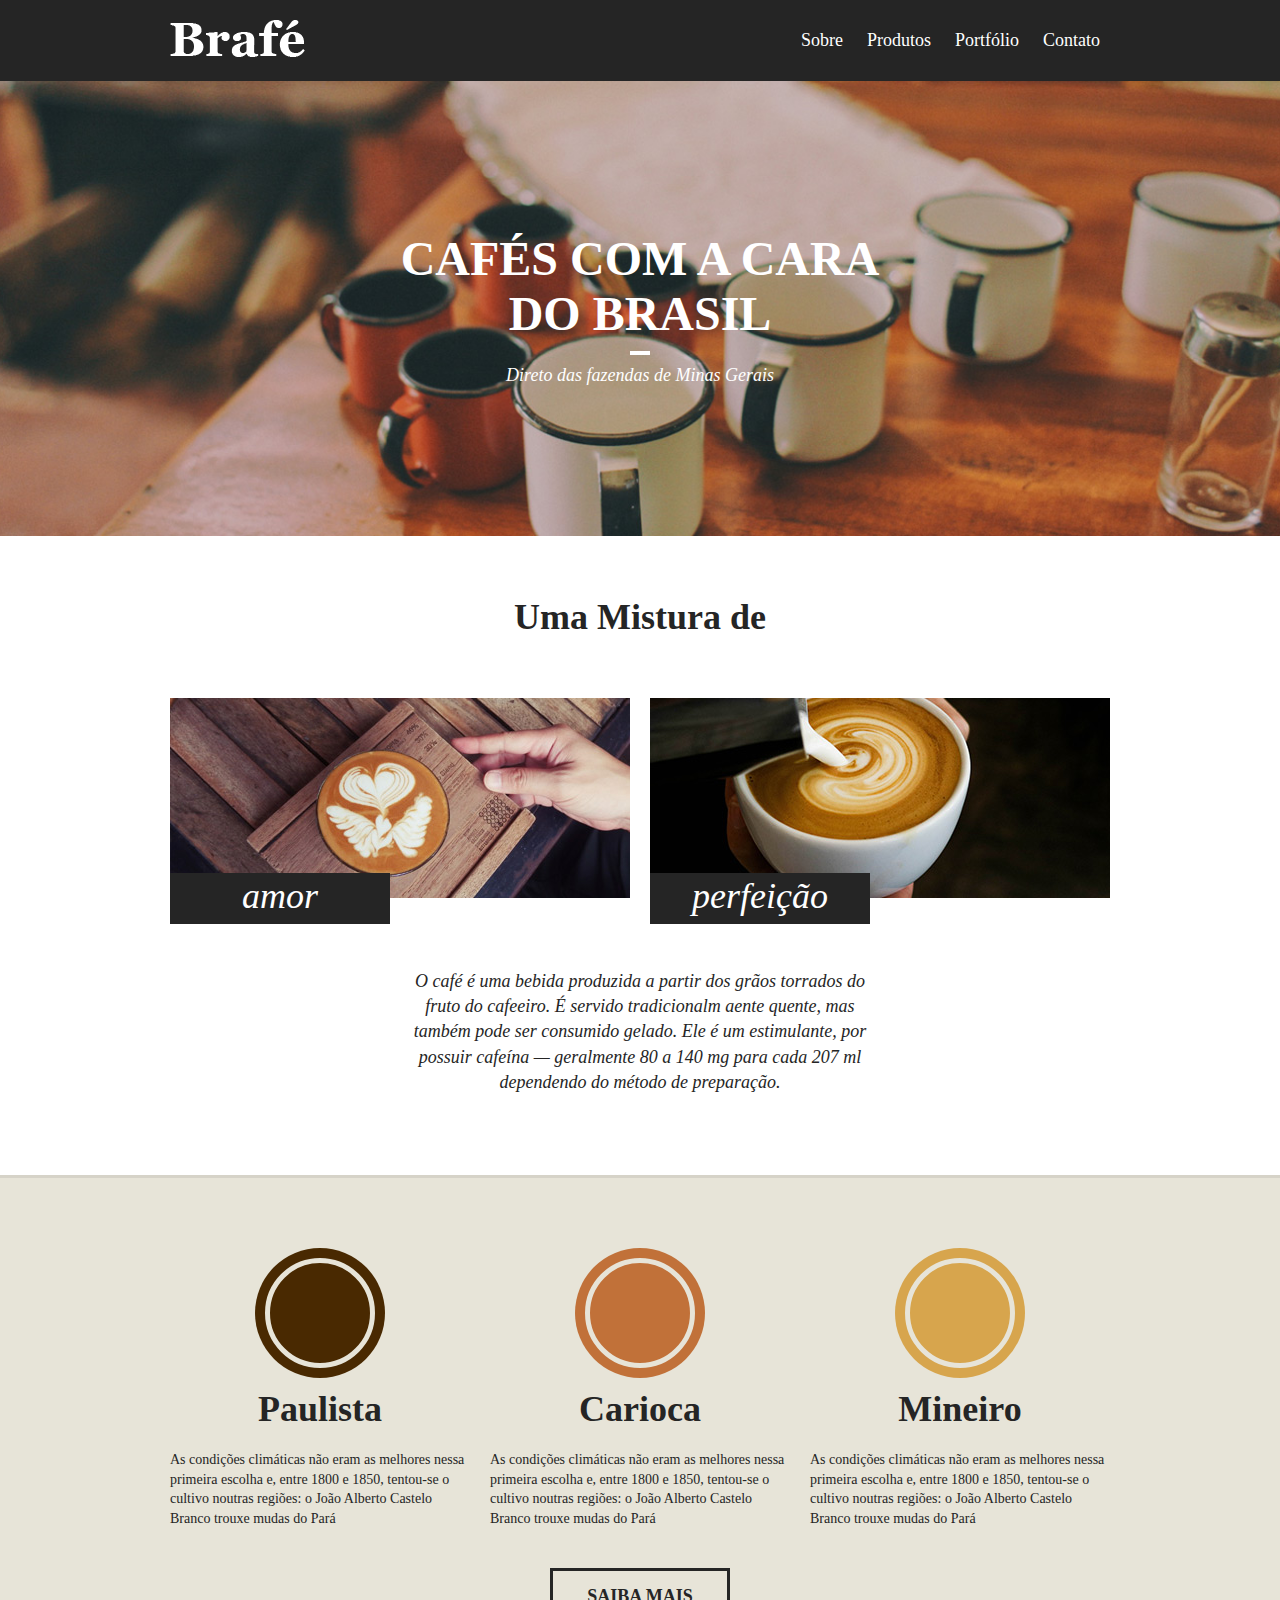
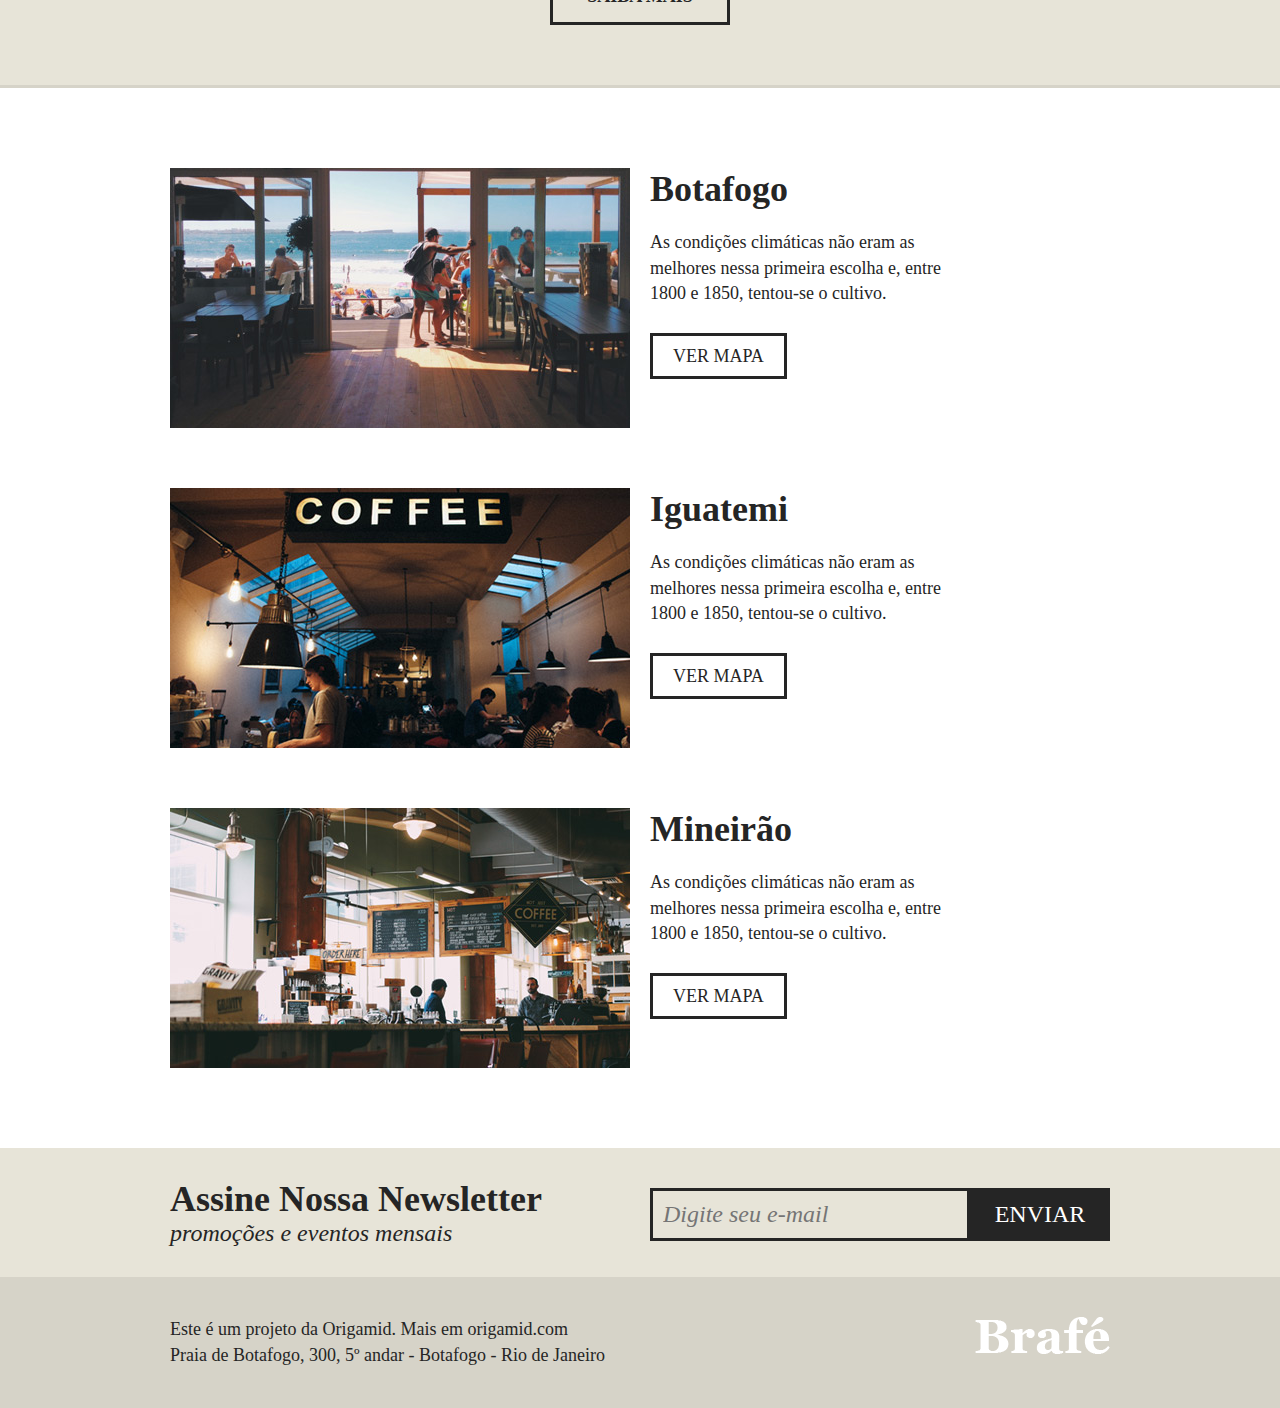
<file: Brafe_V1_Puro/index.html>
<!DOCTYPE html>
<html lang="en">
  <head>
    <meta charset="UTF-8">
    <meta name="viewport" content="width=device-width, initial-scale=1.0">
    <title>Brafé v1</title>

    <link text="text/css" rel="stylesheet" href="css/style.css">
  </head>
  <body>
    <header class="menu">
      <div class="menu-container">
        <a class="menu-logo" href="#"><img src="img/brafe.png" alt="Brafé"></a>
        <nav class="menu-nav">
          <ul>
            <li><a href="#">Sobre</a></li>
            <li><a href="#">Produtos</a></li>
            <li><a href="#">Portfólio</a></li>
            <li><a href="#">Contato</a></li>
          </ul>
        </nav>
      </div>
    </header>
    
    <main class="intro">
      <h1>Cafés com a cara<br /> do Brasil</h1>
      <p>Direto das fazendas de Minas Gerais</p>
    </main>

    <section class="sobre">
      <h2>Uma Mistura de</h2>
      <div class="sobre-container">
        <div class="sobre-item">
          <img src="img/cafe-1.jpg" alt="Uma Mistura de amor">
          <h3>amor</h3>
        </div>
        <div class="sobre-item">
          <img src="img/cafe-2.jpg" alt="Uma Mistura de perfeição">
          <h3>perfeição</h3>
        </div>
      </div>
      <p>O café é uma bebida produzida a partir dos grãos torrados do fruto do cafeeiro. É servido tradicionalm aente quente, mas também pode ser consumido gelado. Ele é um estimulante, por possuir cafeína — geralmente 80 a 140 mg para cada 207 ml dependendo do método de preparação.</p>
    </section>

    <section class="produtos">
      <div class="produtos-container">
        <div class="produtos-item">
          <h2 class="produtos-paulista">Paulista</h2>
          <p>As condições climáticas não eram as melhores nessa primeira escolha e, entre 1800 e 1850, tentou-se o cultivo noutras regiões: o João Alberto Castelo Branco trouxe mudas do Pará</p>
        </div>

        <div class="produtos-item">
          <h2 class="produtos-carioca">Carioca</h2>
          <p>As condições climáticas não eram as melhores nessa primeira escolha e, entre 1800 e 1850, tentou-se o cultivo noutras regiões: o João Alberto Castelo Branco trouxe mudas do Pará</p>
        </div>

        <div class="produtos-item">
          <h2 class="produtos-mineiro">Mineiro</h2>
          <p>As condições climáticas não eram as melhores nessa primeira escolha e, entre 1800 e 1850, tentou-se o cultivo noutras regiões: o João Alberto Castelo Branco trouxe mudas do Pará</p>
        </div>
      </div>
      <a class="produtos-btn" href="#">Saiba Mais</a>
    </section>

    <section class="locais">
      <div class="locais-item">
        <img src="img/botafogo.jpg" alt="Brafé unidade Botafogo">
        <div>
          <h2>Botafogo</h2>
          <p>As condições climáticas não eram as melhores nessa primeira escolha e, entre 1800 e 1850, tentou-se o cultivo.</p>
          <a href="#">Ver Mapa</a>
        </div>
      </div>

      <div class="locais-item">
        <img src="img/iguatemi.jpg" alt="Brafé unidade Iguatemi">
        <div>
          <h2>Iguatemi</h2>
          <p>As condições climáticas não eram as melhores nessa primeira escolha e, entre 1800 e 1850, tentou-se o cultivo.</p>
          <a href="#">Ver Mapa</a>
        </div>
      </div>

      <div class="locais-item">
        <img src="img/mineirao.jpg" alt="Brafé unidade Mineirão">
        <div>
          <h2>Mineirão</h2>
          <p>As condições climáticas não eram as melhores nessa primeira escolha e, entre 1800 e 1850, tentou-se o cultivo.</p>
          <a href="#">Ver Mapa</a>
        </div>
      </div>
    </section>

    <section class="assine">
      <div class="assine-container">
        <div class="assine-info">
          <h2>Assine Nossa Newsletter</h2>
          <p>promoções e eventos mensais</p>
        </div>
        <form>
          <label>E-mail</label>
          <input type="text" placeholder="Digite seu e-mail"/>
          <button type="submit">Enviar</button>
        </form>
      </div>
    </section>

    <footer class="footer">
      <div class="footer-container">
        <p>Este é um projeto da Origamid. Mais em origamid.com<br/>Praia de Botafogo, 300, 5º andar - Botafogo - Rio de Janeiro</p>
        <img src="img/brafe.png" alt="Brafé">
      </div>
    </footer>
  </body>
</html>
</file>
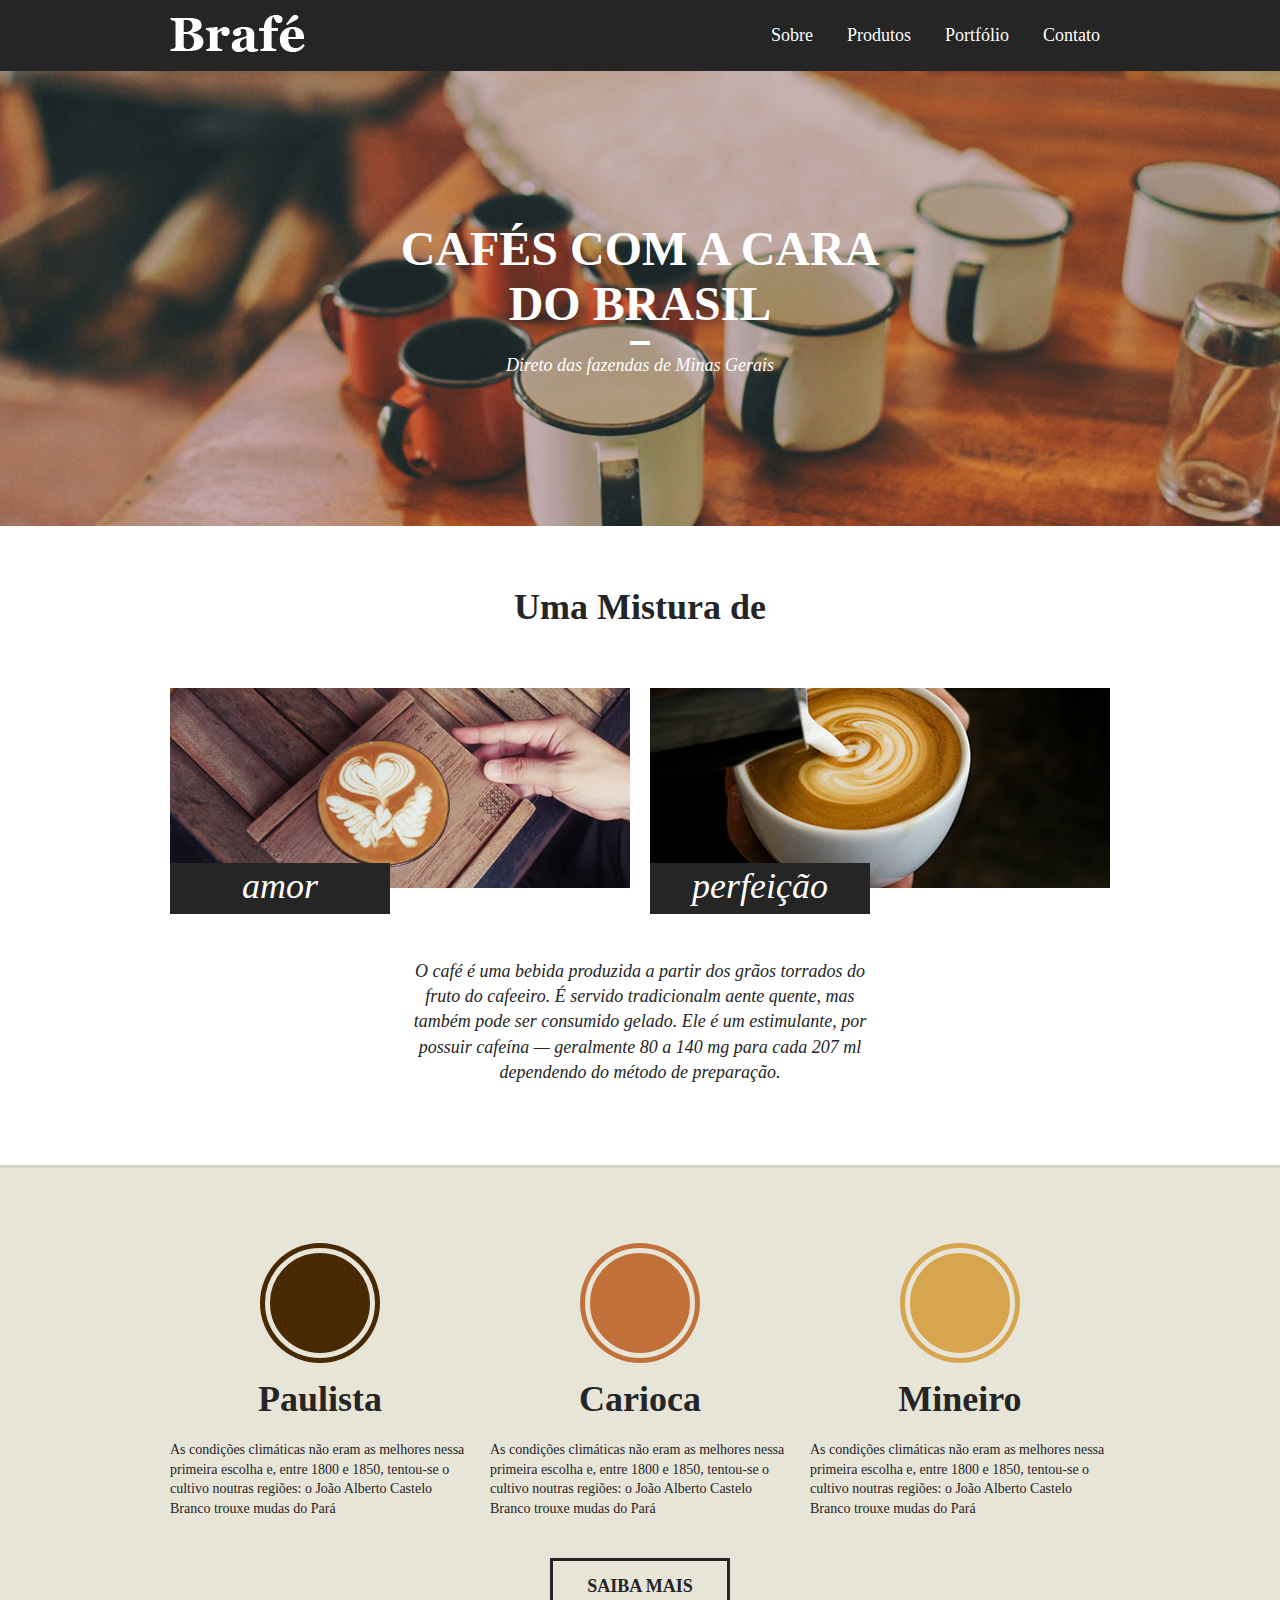
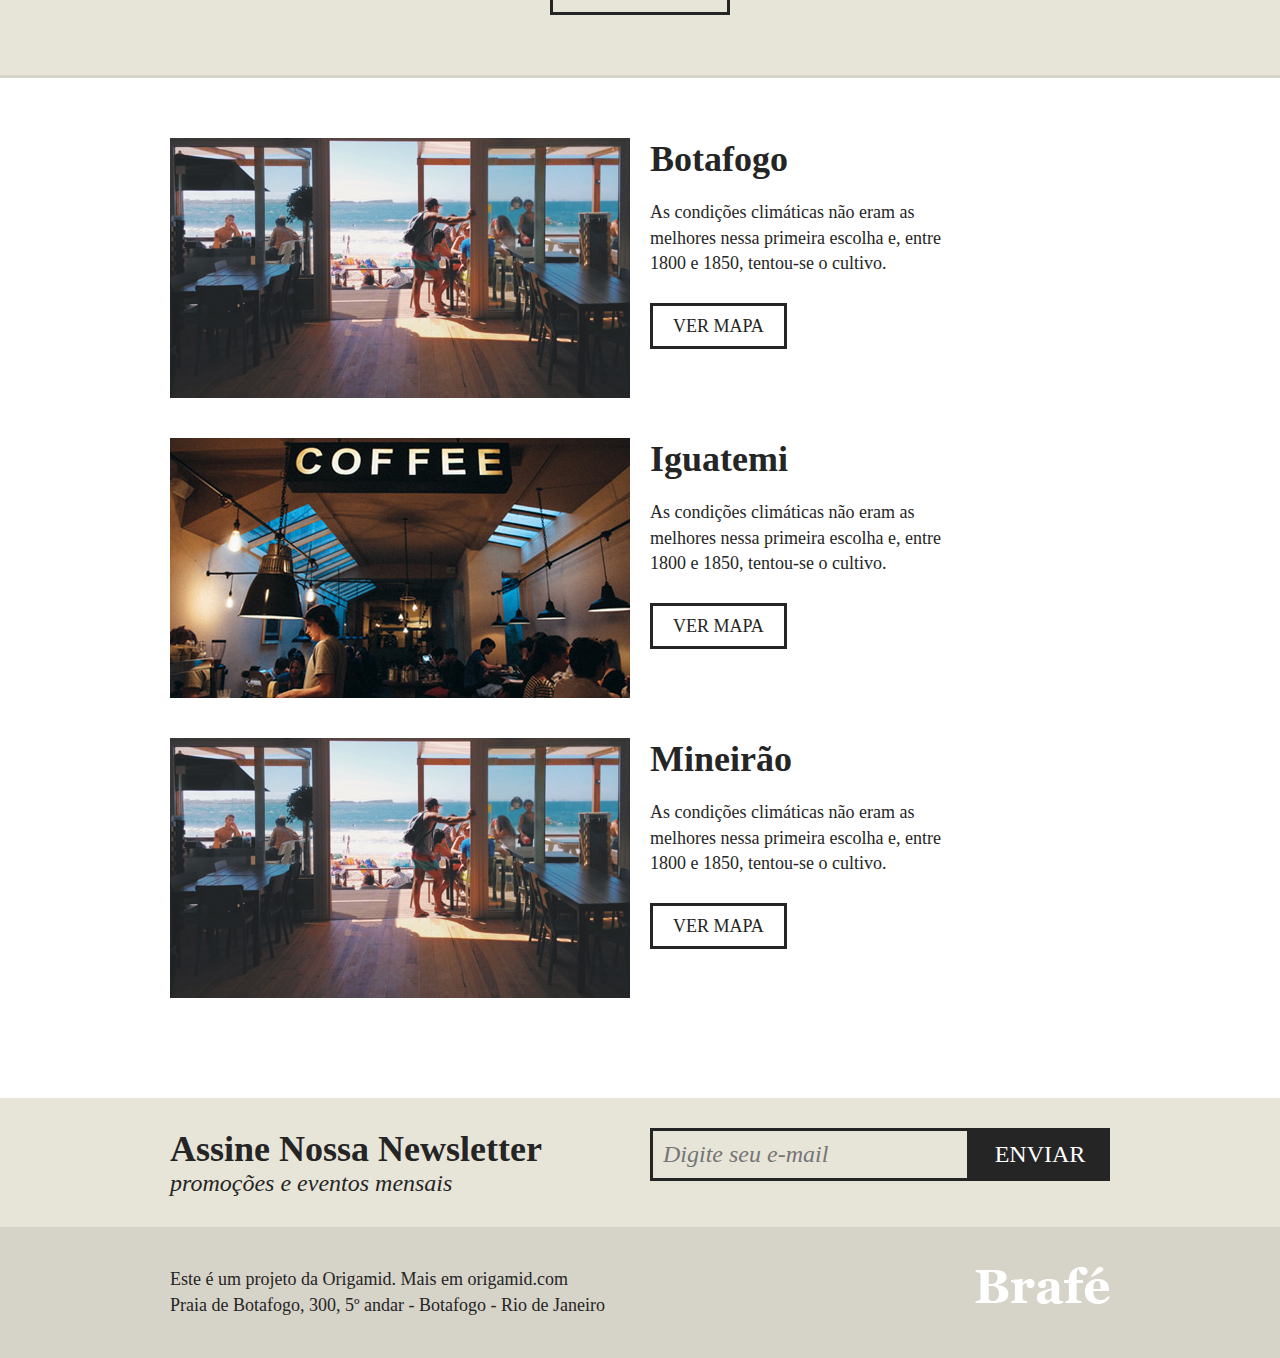
<file: Brafe_V2_Grid/index.html>
<!DOCTYPE html>
<html>
<head>
	<title>Brafé 1</title>
	<meta charset="utf-8">
	<meta name="viewport" content="width=device-width, initial-scale=1, shrink-to-fit=no">
	<link rel="stylesheet" type="text/css" href="css/grid.css">
	<link rel="stylesheet" type="text/css" href="css/style.css">
</head>
<body>
	
	<header class="menu">
		<div class="container">
			<a class="menu-logo grid-4" href="#"><img src="img/brafe.png" alt="Brafé"></a>	
			<nav class="menu-nav grid-8">
				<ul>
					<li><a href="#">Sobre</a></li>
					<li><a href="#">Produtos</a></li>
					<li><a href="#">Portfólio</a></li>
					<li><a href="#">Contato</a></li>
				</ul>
			</nav>
		</div>
	</header>
	
	<main class="intro">
		<h1>Cafés com a cara<br>do Brasil</h1>
		<p>Direto das fazendas de Minas Gerais</p>
	</main>
	
	<section class="sobre">
		<h2>Uma Mistura de</h2>
		<div class="container">
			<div class="sobre-item grid-6">
				<img src="img/cafe-1.jpg">
				<h3>amor</h3>
			</div>
			<div class="sobre-item grid-6">
				<img src="img/cafe-2.jpg">
				<h3>perfeição</h3>
			</div>
		</div>
		<p>O café é uma bebida produzida a partir dos grãos torrados do fruto do cafeeiro. É servido tradicionalm
aente quente, mas também pode ser consumido gelado. Ele é um estimulante, por possuir cafeína — geralmente 80 a 140 mg para cada 207 ml dependendo do método de preparação.</p>
	</section>
	
	<section class="produtos">
		<div class="container">
			<div class="produtos-item grid-4">
				<h2 class="produtos-paulista">Paulista</h2>
				<p>As condições climáticas não eram as melhores nessa primeira escolha e, entre 1800 e 1850, tentou-se o cultivo noutras regiões: o João Alberto Castelo Branco trouxe mudas do Pará</p>
			</div>
			<div class="produtos-item grid-4">
				<h2 class="produtos-carioca">Carioca</h2>
				<p>As condições climáticas não eram as melhores nessa primeira escolha e, entre 1800 e 1850, tentou-se o cultivo noutras regiões: o João Alberto Castelo Branco trouxe mudas do Pará</p>
			</div>
			<div class="produtos-item grid-4">
				<h2 class="produtos-mineiro">Mineiro</h2>
				<p>As condições climáticas não eram as melhores nessa primeira escolha e, entre 1800 e 1850, tentou-se o cultivo noutras regiões: o João Alberto Castelo Branco trouxe mudas do Pará</p>
			</div>
		</div>
		<a class="produtos-btn" href="#">Saiba Mais</a>
	</section>
	
	<section class="locais">
		<div class="locais-item container">
			<div class="grid-6">
				<img src="img/botafogo.jpg" alt="Brafé unidade Botafogo">
			</div>
			<div class="grid-6">
				<h2>Botafogo</h2>
				<p>As condições climáticas não eram as melhores nessa primeira escolha e, entre 1800 e 1850, tentou-se o cultivo.</p>
				<a href="#">Ver Mapa</a>
			</div>
		</div>
		
		<div class="locais-item container">
			<div class="grid-6">
				<img src="img/iguatemi.jpg" alt="Brafé unidade Iguatemi">
			</div>
			<div class="grid-6">
				<h2>Iguatemi</h2>
				<p>As condições climáticas não eram as melhores nessa primeira escolha e, entre 1800 e 1850, tentou-se o cultivo.</p>
				<a href="#">Ver Mapa</a>
			</div>
		</div>
		
		<div class="locais-item container">
			<div class="grid-6">
				<img src="img/botafogo.jpg" alt="Brafé unidade Mineirão">
			</div>
			<div class="grid-6">
				<h2>Mineirão</h2>
				<p>As condições climáticas não eram as melhores nessa primeira escolha e, entre 1800 e 1850, tentou-se o cultivo.</p>
				<a href="#">Ver Mapa</a>
			</div>
		</div>
	</section>
	
	<section class="assine">
		<div class="container">
			<div class="assine-info grid-6">
				<h2>Assine Nossa Newsletter</h2>
				<p>promoções e eventos mensais</p>
			</div>
			<form class="grid-6">
				<label>E-mail</label>
				<input type="text" placeholder="Digite seu e-mail">
				<button type="submit">Enviar</button>
			</form>
		</div>
	</section>
	
	<footer class="footer">
		<div class="container">
			<p class="grid-8">Este é um projeto da Origamid. Mais em origamid.com<br>Praia de Botafogo, 300, 5º andar - Botafogo - Rio de Janeiro</p>
			<div class="grid-4">
				<img src="img/brafe.png" alt="Brafé">
			</div>
		</div>
	</footer>
	
</body>
</html>
</file>
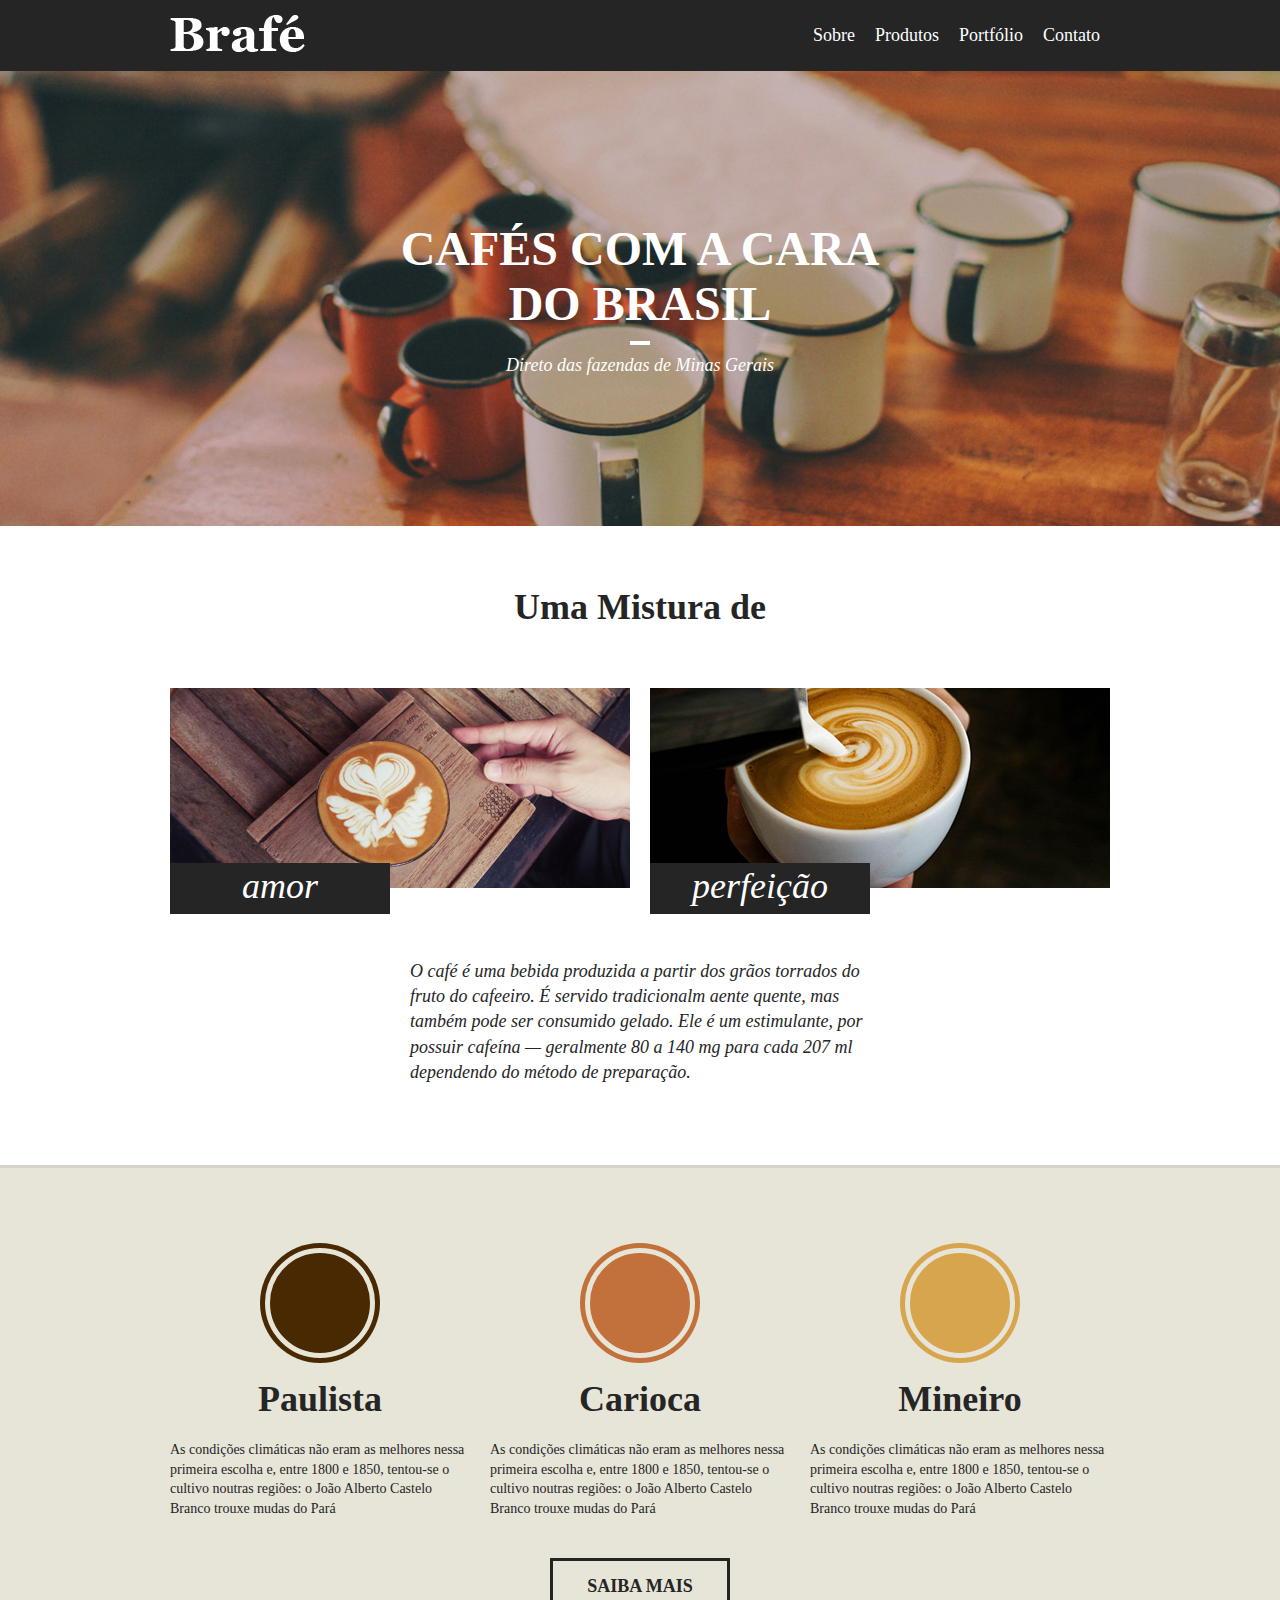
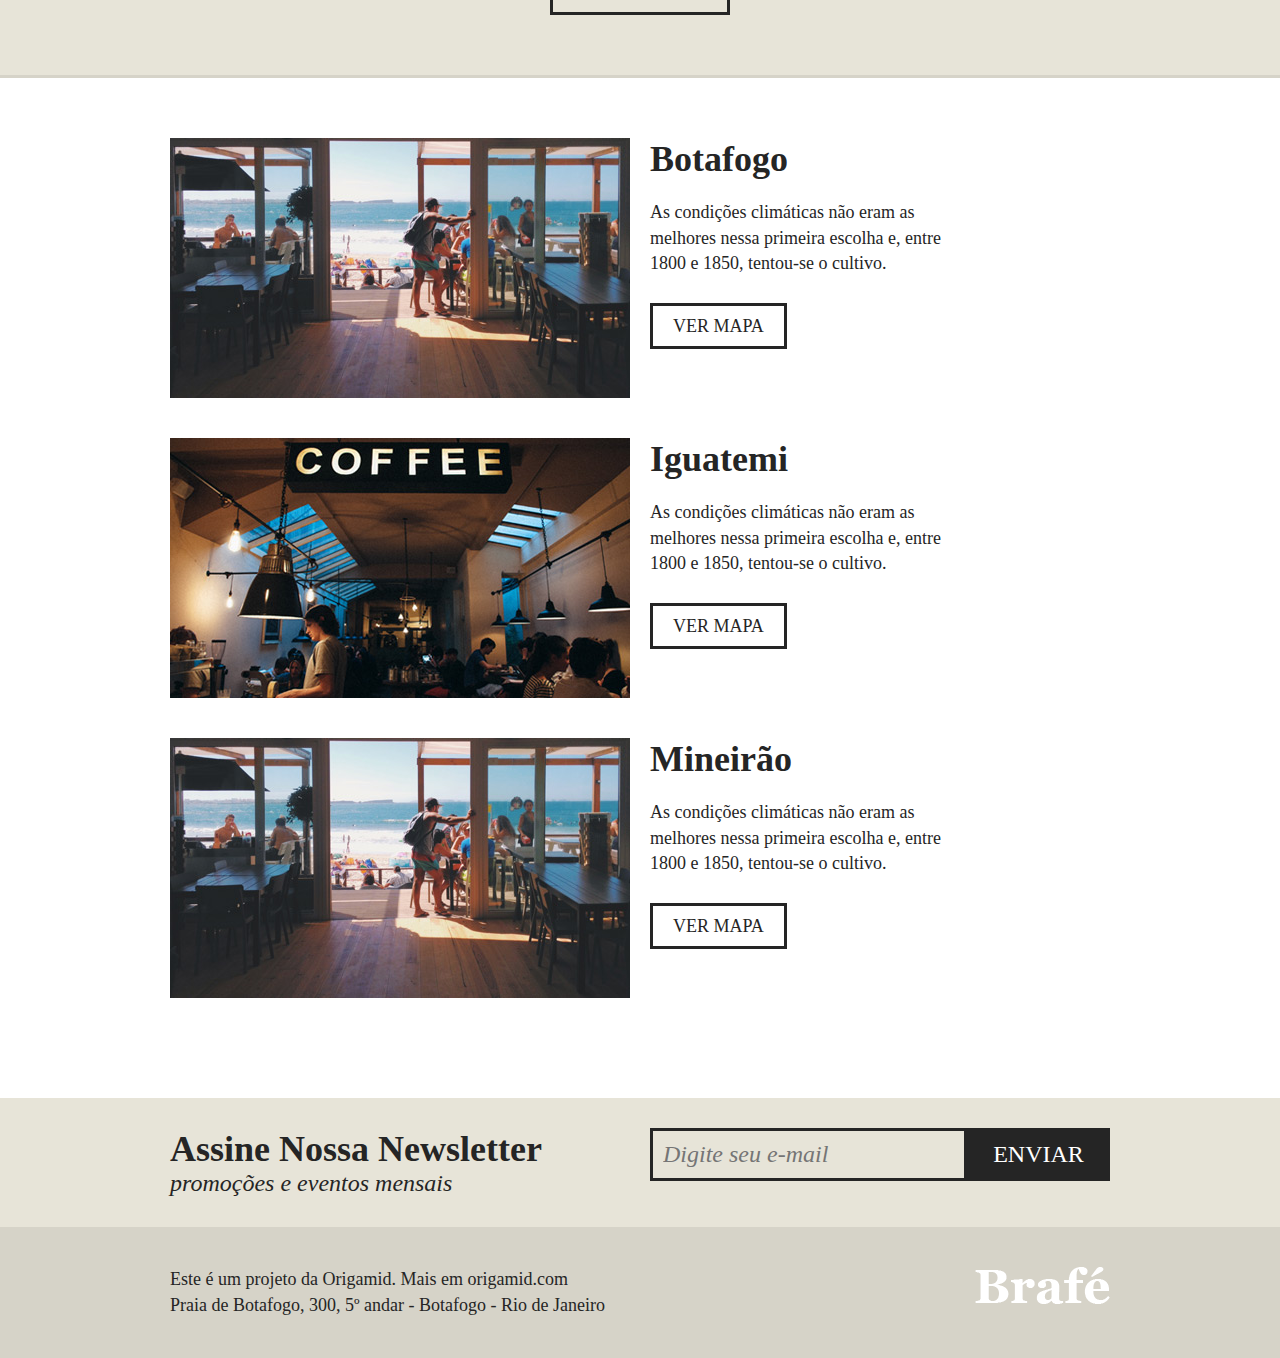
<file: Brafe_V3_FlexBox/index.html>
<!DOCTYPE html>
<html>
<head>
	<title>Brafé 1</title>
	<meta charset="utf-8">
	<meta name="viewport" content="width=device-width, initial-scale=1, shrink-to-fit=no">
	<link rel="stylesheet" type="text/css" href="css/style.css">
</head>
<body>
	
	<header class="menu">
		<div class="container">
			<a class="menu-logo" href="#"><img src="img/brafe.png" alt="Brafé"></a>	
			<nav class="menu-nav">
				<ul>
					<li><a href="#">Sobre</a></li>
					<li><a href="#">Produtos</a></li>
					<li><a href="#">Portfólio</a></li>
					<li><a href="#">Contato</a></li>
				</ul>
			</nav>
		</div>
	</header>
	
	<main class="intro">
		<h1>Cafés com a cara<br>do Brasil</h1>
		<p>Direto das fazendas de Minas Gerais</p>
	</main>
	
	<section class="sobre">
		<h2>Uma Mistura de</h2>
		<div class="container">
			<div class="sobre-item">
				<img src="img/cafe-1.jpg">
				<h3>amor</h3>
			</div>
			<div class="sobre-item">
				<img src="img/cafe-2.jpg">
				<h3>perfeição</h3>
			</div>
		</div>
		<p>O café é uma bebida produzida a partir dos grãos torrados do fruto do cafeeiro. É servido tradicionalm
aente quente, mas também pode ser consumido gelado. Ele é um estimulante, por possuir cafeína — geralmente 80 a 140 mg para cada 207 ml dependendo do método de preparação.</p>
	</section>
	
	<section class="produtos">
		<div class="container">
			<div class="produtos-item">
				<h2 class="produtos-paulista">Paulista</h2>
				<p>As condições climáticas não eram as melhores nessa primeira escolha e, entre 1800 e 1850, tentou-se o cultivo noutras regiões: o João Alberto Castelo Branco trouxe mudas do Pará</p>
			</div>
			<div class="produtos-item">
				<h2 class="produtos-carioca">Carioca</h2>
				<p>As condições climáticas não eram as melhores nessa primeira escolha e, entre 1800 e 1850, tentou-se o cultivo noutras regiões: o João Alberto Castelo Branco trouxe mudas do Pará</p>
			</div>
			<div class="produtos-item">
				<h2 class="produtos-mineiro">Mineiro</h2>
				<p>As condições climáticas não eram as melhores nessa primeira escolha e, entre 1800 e 1850, tentou-se o cultivo noutras regiões: o João Alberto Castelo Branco trouxe mudas do Pará</p>
			</div>
		</div>
		<a class="produtos-btn" href="#">Saiba Mais</a>
	</section>
	
	<section class="locais">
		<div class="locais-item container">
			<div class="locais-img">
				<img src="img/botafogo.jpg" alt="Brafé unidade Botafogo">
			</div>
			<div class="locais-info">
				<h2>Botafogo</h2>
				<p>As condições climáticas não eram as melhores nessa primeira escolha e, entre 1800 e 1850, tentou-se o cultivo.</p>
				<a href="#">Ver Mapa</a>
			</div>
		</div>
		
		<div class="locais-item container">
			<div class="locais-img">
				<img src="img/iguatemi.jpg" alt="Brafé unidade Iguatemi">
			</div>
			<div class="locais-info">
				<h2>Iguatemi</h2>
				<p>As condições climáticas não eram as melhores nessa primeira escolha e, entre 1800 e 1850, tentou-se o cultivo.</p>
				<a href="#">Ver Mapa</a>
			</div>
		</div>
		
		<div class="locais-item container">
			<div class="locais-img">
				<img src="img/botafogo.jpg" alt="Brafé unidade Mineirão">
			</div>
			<div class="locais-info">
				<h2>Mineirão</h2>
				<p>As condições climáticas não eram as melhores nessa primeira escolha e, entre 1800 e 1850, tentou-se o cultivo.</p>
				<a href="#">Ver Mapa</a>
			</div>
		</div>
	</section>
	
	<section class="assine">
		<div class="container">
			<div class="assine-info">
				<h2>Assine Nossa Newsletter</h2>
				<p>promoções e eventos mensais</p>
			</div>
			<form>
				<label>E-mail</label>
				<input type="text" placeholder="Digite seu e-mail">
				<button type="submit">Enviar</button>
			</form>
		</div>
	</section>
	
	<footer class="footer">
		<div class="container">
			<p>Este é um projeto da Origamid. Mais em origamid.com<br>Praia de Botafogo, 300, 5º andar - Botafogo - Rio de Janeiro</p>
			<div class="footer-img">
				<img src="img/brafe.png" alt="Brafé">
			</div>
		</div>
	</footer>
	
</body>
</html>
</file>
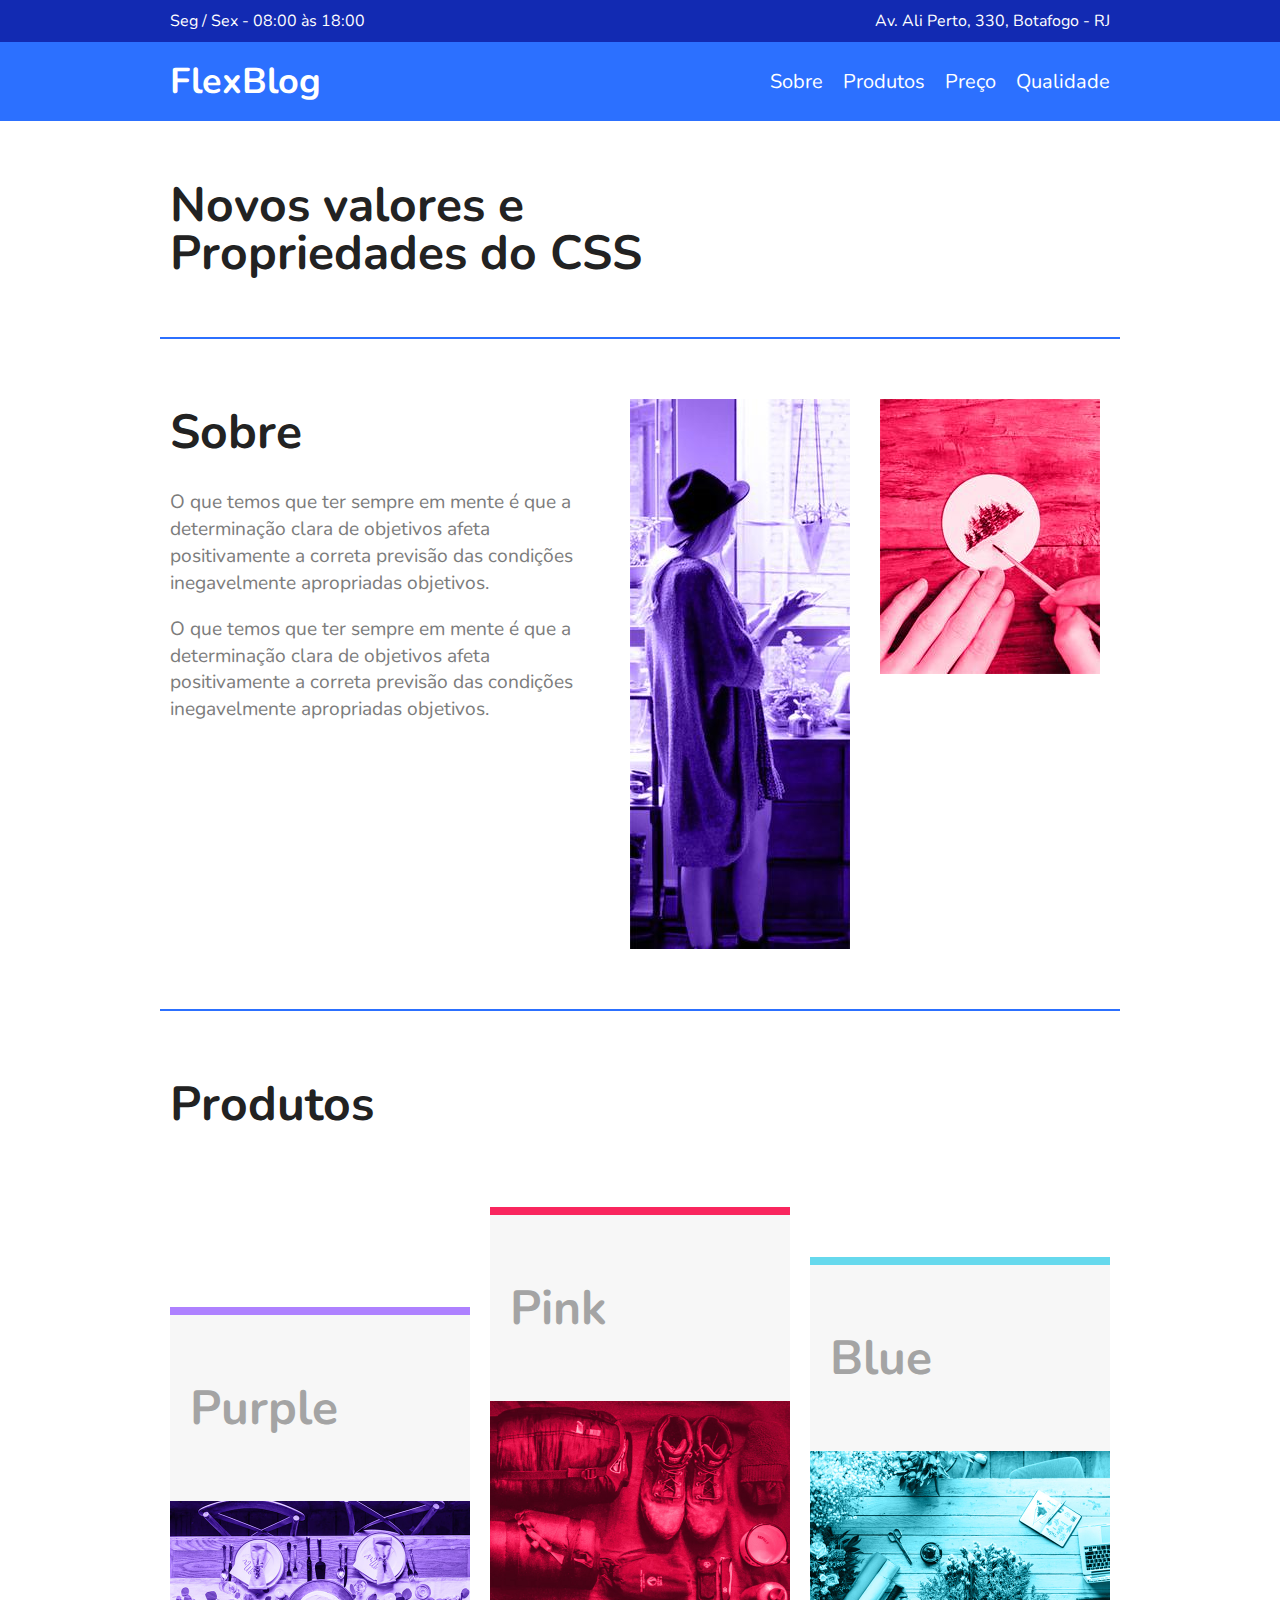
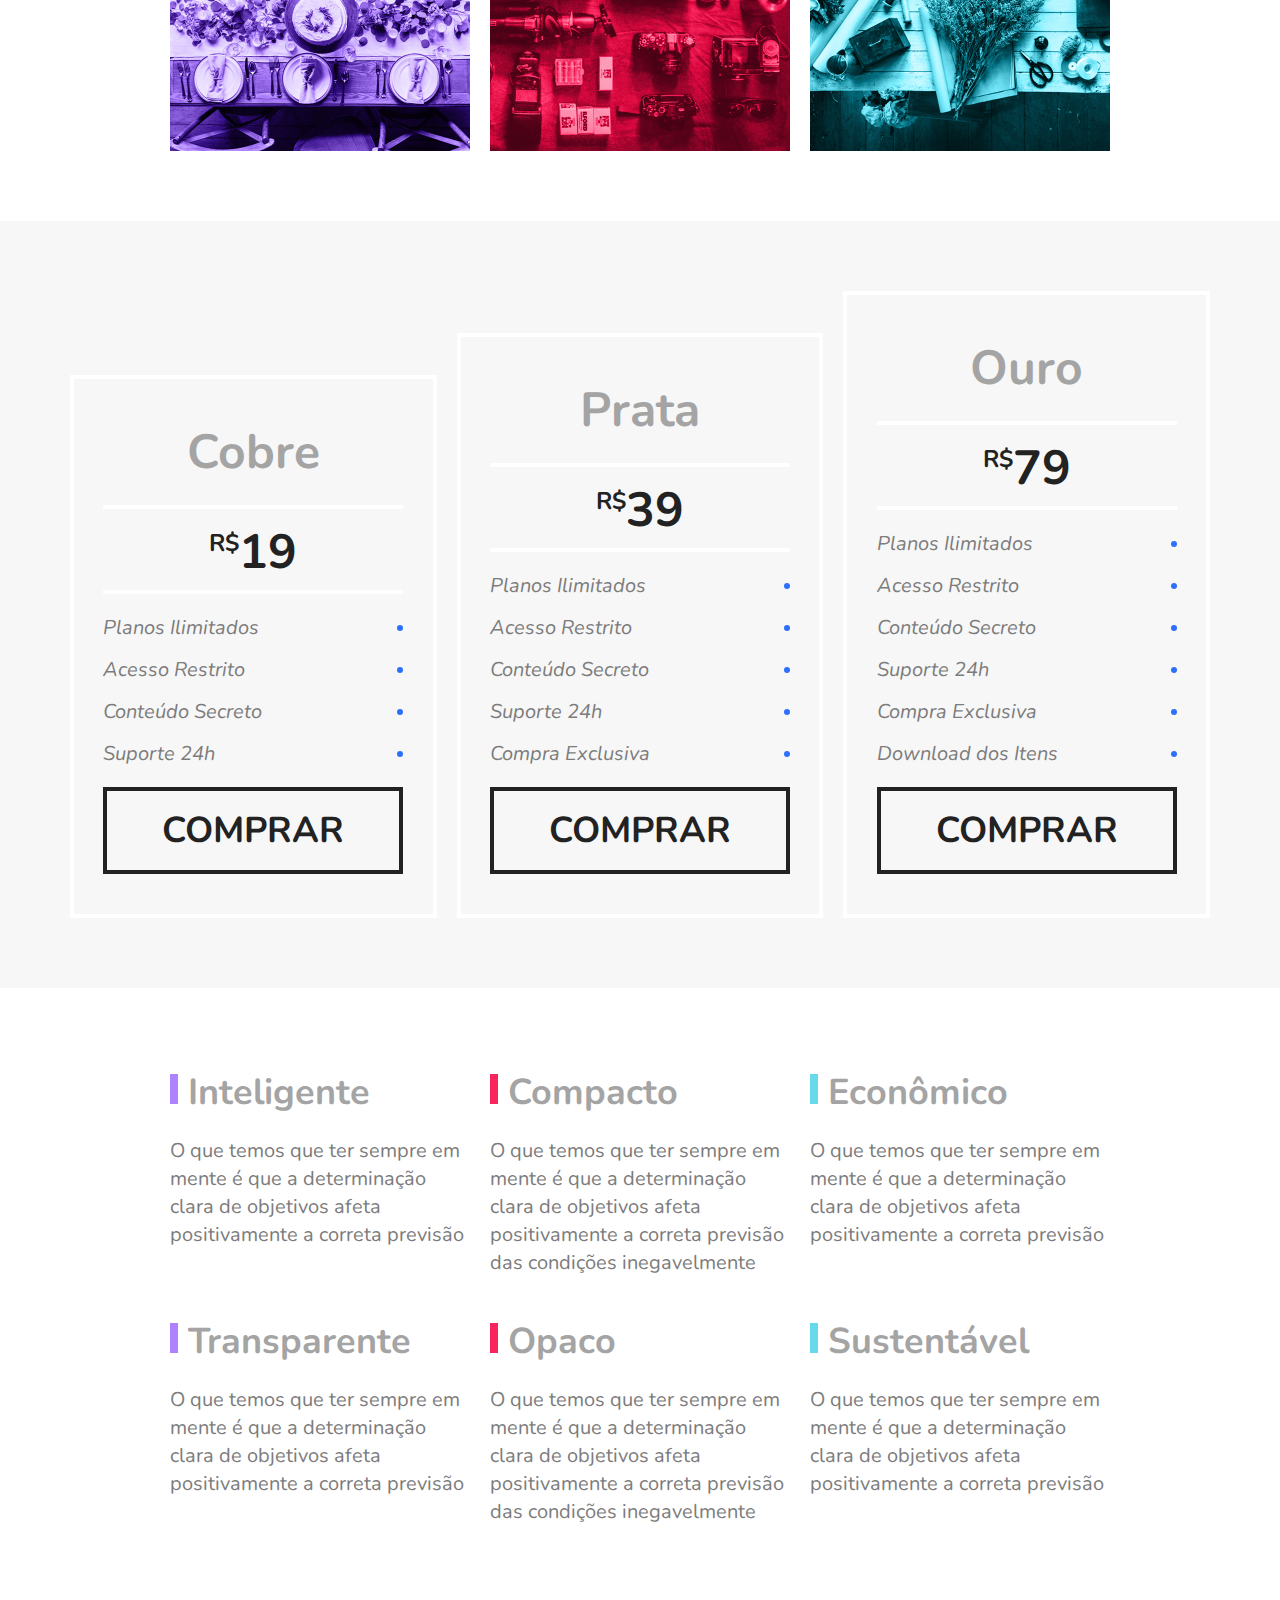
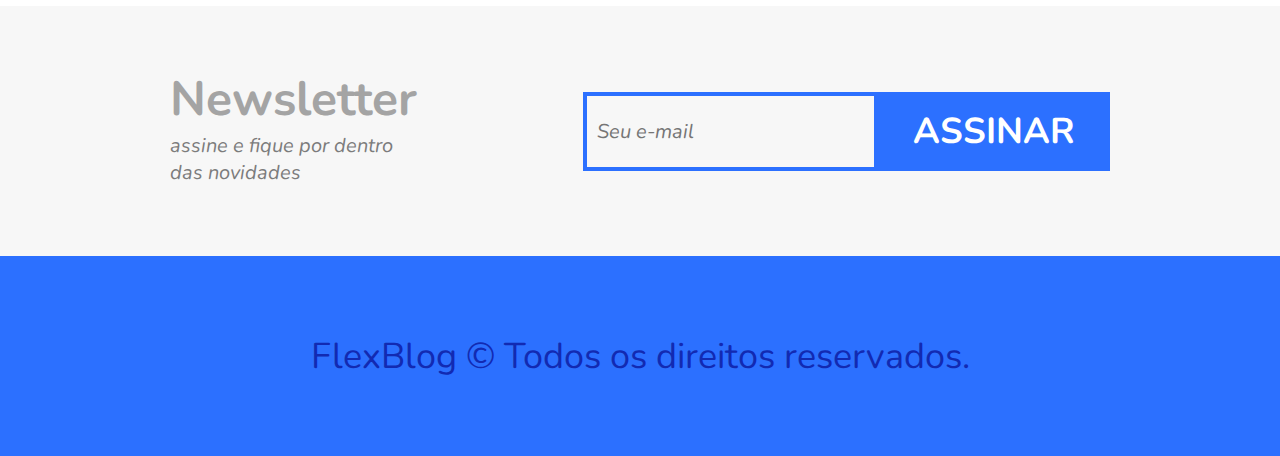
<file: FlexBlog/index.html>
<!DOCTYPE html>
<html lang="en">
  <head>
    <meta charset="UTF-8">
    <meta name="viewport" content="width=device-width, initial-scale=1.0">
    <title>FlexBlog</title>
    <link href="https://fonts.googleapis.com/css2?family=Nunito:ital,wght@0,400;0,700;1,400&display=swap" rel="stylesheet">
    <link rel="stylesheet" type="text/css" href="css/styles.css">
  </head>
  <body>
    <div class="superinfo-bg">
      <div class="superinfo">
        <p>Seg / Sex - 08:00 às 18:00</p>
        <a href="tel:+551499999999"></a>
        <p>Av. Ali Perto, 330, Botafogo - RJ</p>
      </div>
    </div>

    <header class="menu-bg">
      <div class="menu">
        <div class="menu-logo">
          <a href="#">FlexBlog</a>
        </div>

        <nav class="menu-nav">
          <ul>
            <li><a href="#sobre">Sobre</a></li>
            <li><a href="#produtos">Produtos</a></li>
            <li><a href="#preco">Preço</a></li>
            <li><a href="#qualidade">Qualidade</a></li>
          </ul>
        </nav>
      </div>
    </header>

    <h1 class="introducao">Novos valores e<br/>Propriedades do CSS</h1>

    <section class="sobre" id="sobre">
      <div class="sobre-info">
        <h1>Sobre</h1>
        <p>O que temos que ter sempre em mente é que a determinação clara de objetivos afeta positivamente a correta previsão das condições inegavelmente apropriadas objetivos.</p>
        <p>O que temos que ter sempre em mente é que a determinação clara de objetivos afeta positivamente a correta previsão das condições inegavelmente apropriadas objetivos.</p>
      </div>

      <div class="sobre-img">
        <img src="img/sobre1.jpg" alt="Sobre 1">
      </div>

      <div class="sobre-img">
        <img src="img/sobre2.jpg" alt="Sobre 2">
      </div>
    </section>

    <section class="produtos" id="produtos">
      <h1>Produtos</h1>
      <div class="produtos-container">
        <div class="produtos-item purple">
          <h2>Purple</h2>
          <img src="img/produtos1.jpg" alt="Produtos 1">
        </div>

        <div class="produtos-item pink">
          <h2>Pink</h2>
          <img src="img/produtos2.jpg" alt="Produtos 2">
        </div>

        <div class="produtos-item blue">
          <h2>Blue</h2>
          <img src="img/produtos3.jpg" alt="Produtos 3">
        </div>
      </div>
    </section>

    <section class="preco" id="preco">
      <div class="preco-item">
        <h2>Cobre</h2>
        <span><sup>R$</sup>19</span>
        <ul>
          <li>Planos Ilimitados</li>
          <li>Acesso Restrito</li>
          <li>Conteúdo Secreto</li>
          <li>Suporte 24h</li>
        </ul>
        <a href="#">Comprar</a>
      </div>

      <div class="preco-item">
        <h2>Prata</h2>
        <span><sup>R$</sup>39</span>
        <ul>
          <li>Planos Ilimitados</li>
          <li>Acesso Restrito</li>
          <li>Conteúdo Secreto</li>
          <li>Suporte 24h</li>
          <li>Compra Exclusiva</li>
        </ul>
        <a href="#">Comprar</a>
      </div>

      <div class="preco-item">
        <h2>Ouro</h2>
        <span><sup>R$</sup>79</span>
        <ul>
          <li>Planos Ilimitados</li>
          <li>Acesso Restrito</li>
          <li>Conteúdo Secreto</li>
          <li>Suporte 24h</li>
          <li>Compra Exclusiva</li>
          <li>Download dos Itens</li>
        </ul>
        <a href="#">Comprar</a>
      </div>
    </section>

    <section class="qualidade" id="qualidade">
      <div class="qualidade-item">
        <h2>Inteligente</h2>
        <p>O que temos que ter sempre em mente é que a determinação clara de objetivos afeta positivamente a correta previsão</p>
      </div>

      <div class="qualidade-item">
        <h2>Compacto</h2>
        <p>O que temos que ter sempre em mente é que a determinação clara de objetivos afeta positivamente a correta previsão das condições inegavelmente</p>
      </div>

      <div class="qualidade-item">
        <h2>Econômico</h2>
        <p>O que temos que ter sempre em mente é que a determinação clara de objetivos afeta positivamente a correta previsão</p>
      </div>

      <div class="qualidade-item">
        <h2>Transparente</h2>
        <p>O que temos que ter sempre em mente é que a determinação clara de objetivos afeta positivamente a correta previsão</p>
      </div>

      <div class="qualidade-item">
        <h2>Opaco</h2>
        <p>O que temos que ter sempre em mente é que a determinação clara de objetivos afeta positivamente a correta previsão das condições inegavelmente</p>
      </div>

      <div class="qualidade-item">
        <h2>Sustentável</h2>
        <p>O que temos que ter sempre em mente é que a determinação clara de objetivos afeta positivamente a correta previsão</p>
      </div>
    </section>

    <section class="newsletter">
      <div class="newsletter-info">
        <h1>Newsletter</h1>
        <p>assine e fique por dentro das novidades</p>
      </div>
      <form class="newsletter-form">
        <input type="text" placeholder="Seu e-mail">
        <button type="submit">Assinar</button>
      </form>
    </section>

    <footer class="footer">
      <p>FlexBlog &copy; Todos os direitos reservados.</p>
    </footer>

  </body>
</html>
</file>
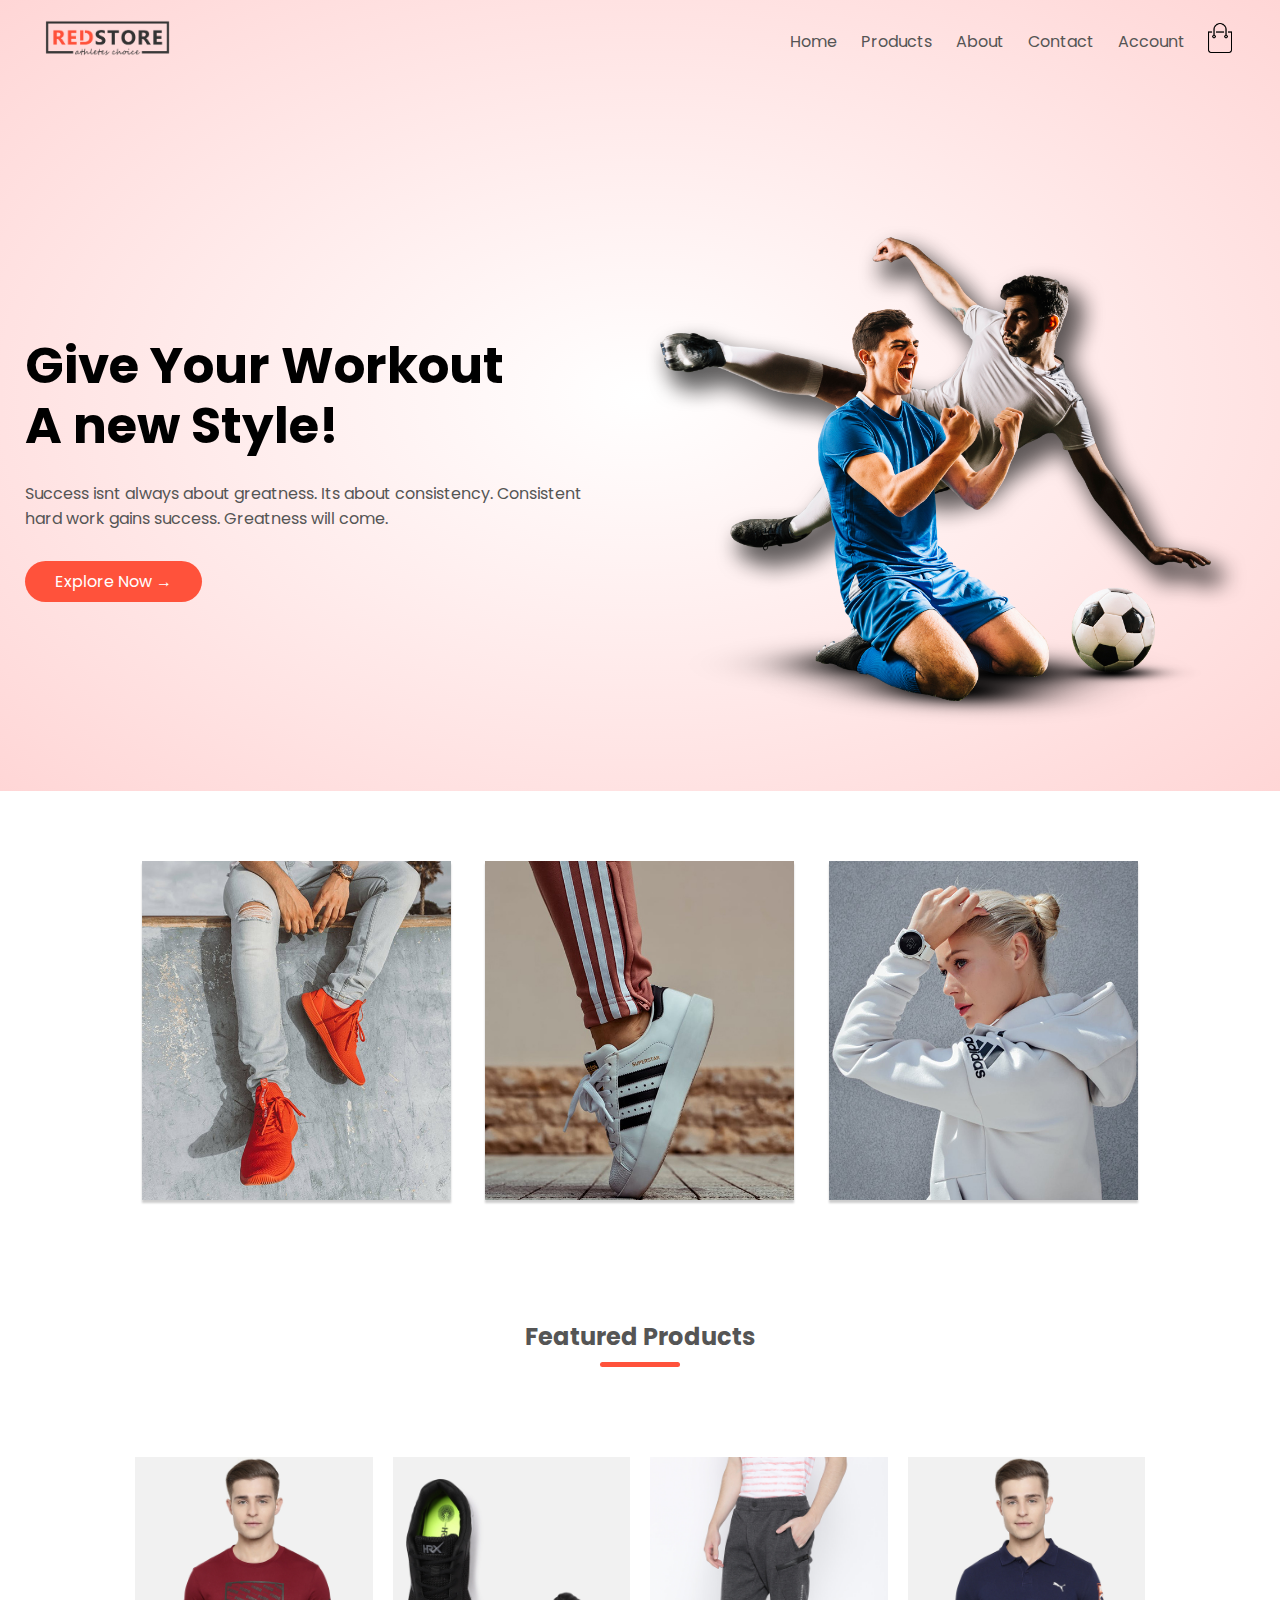
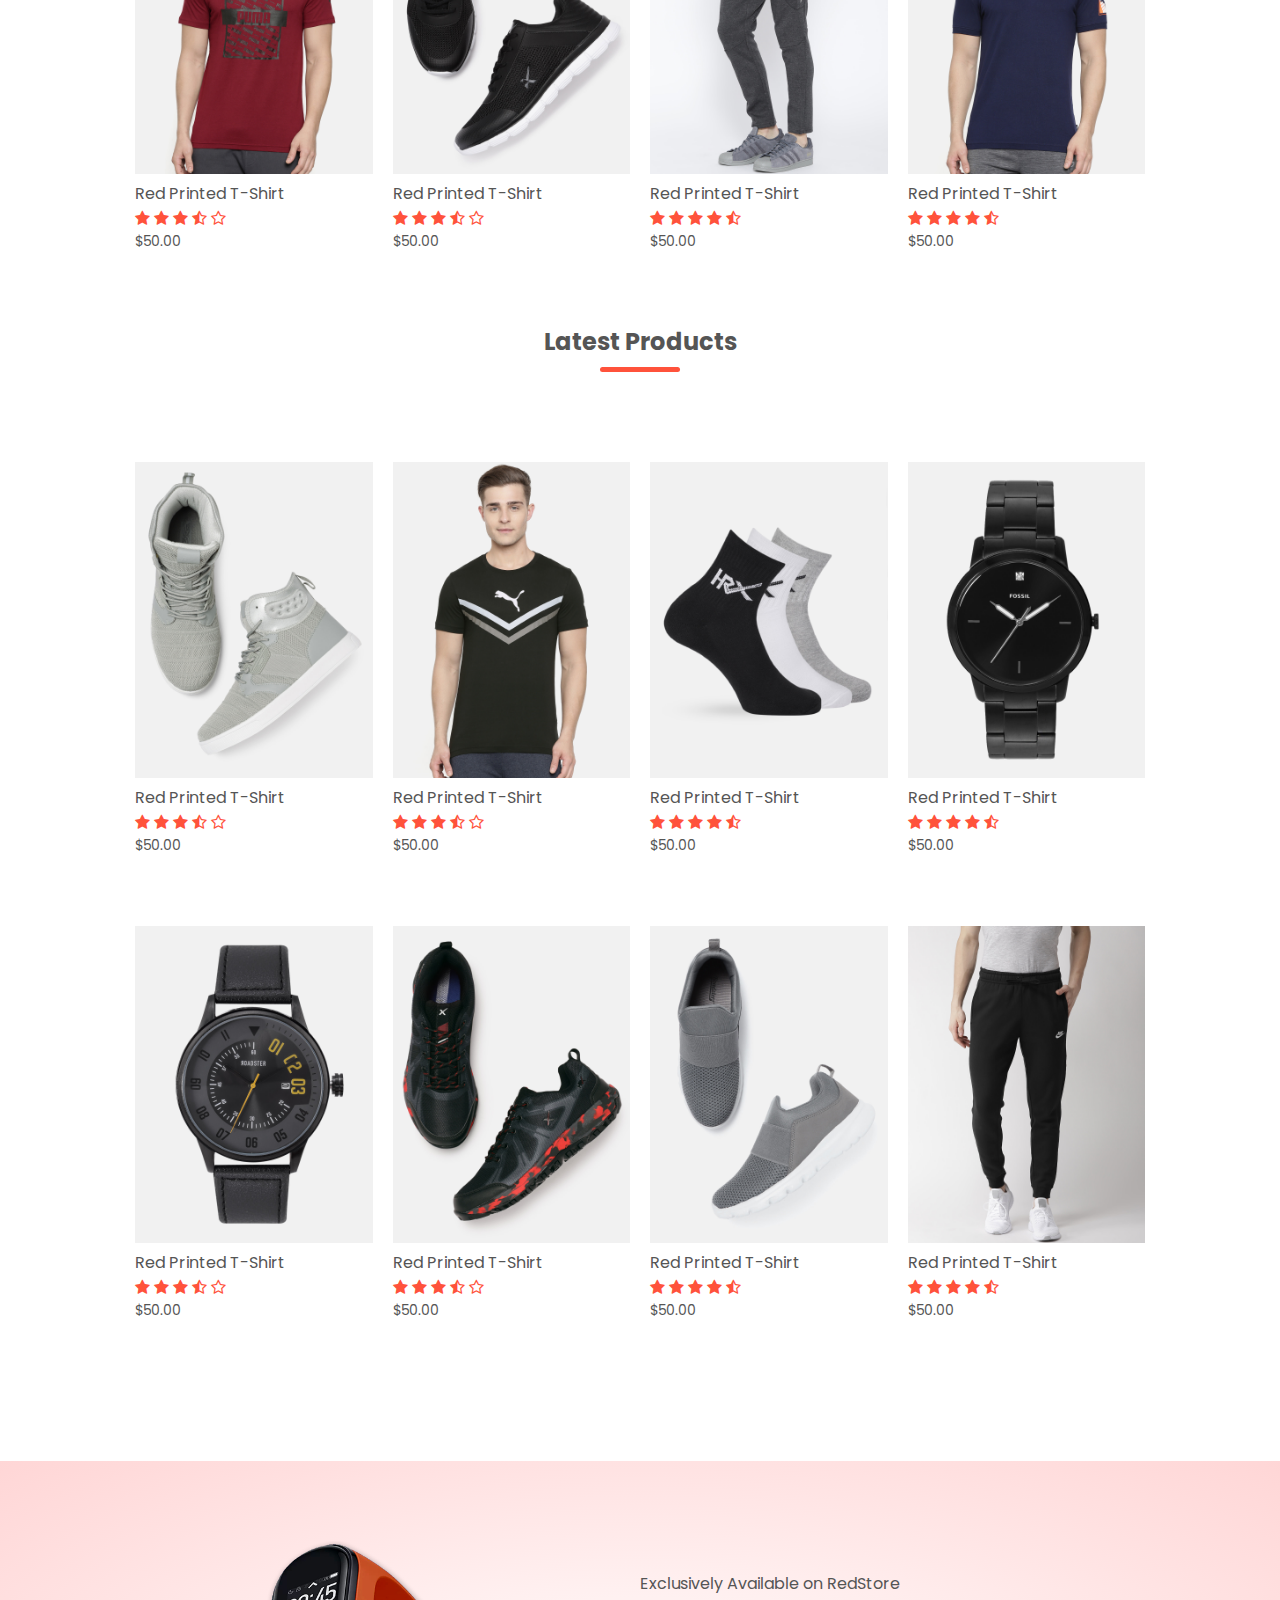
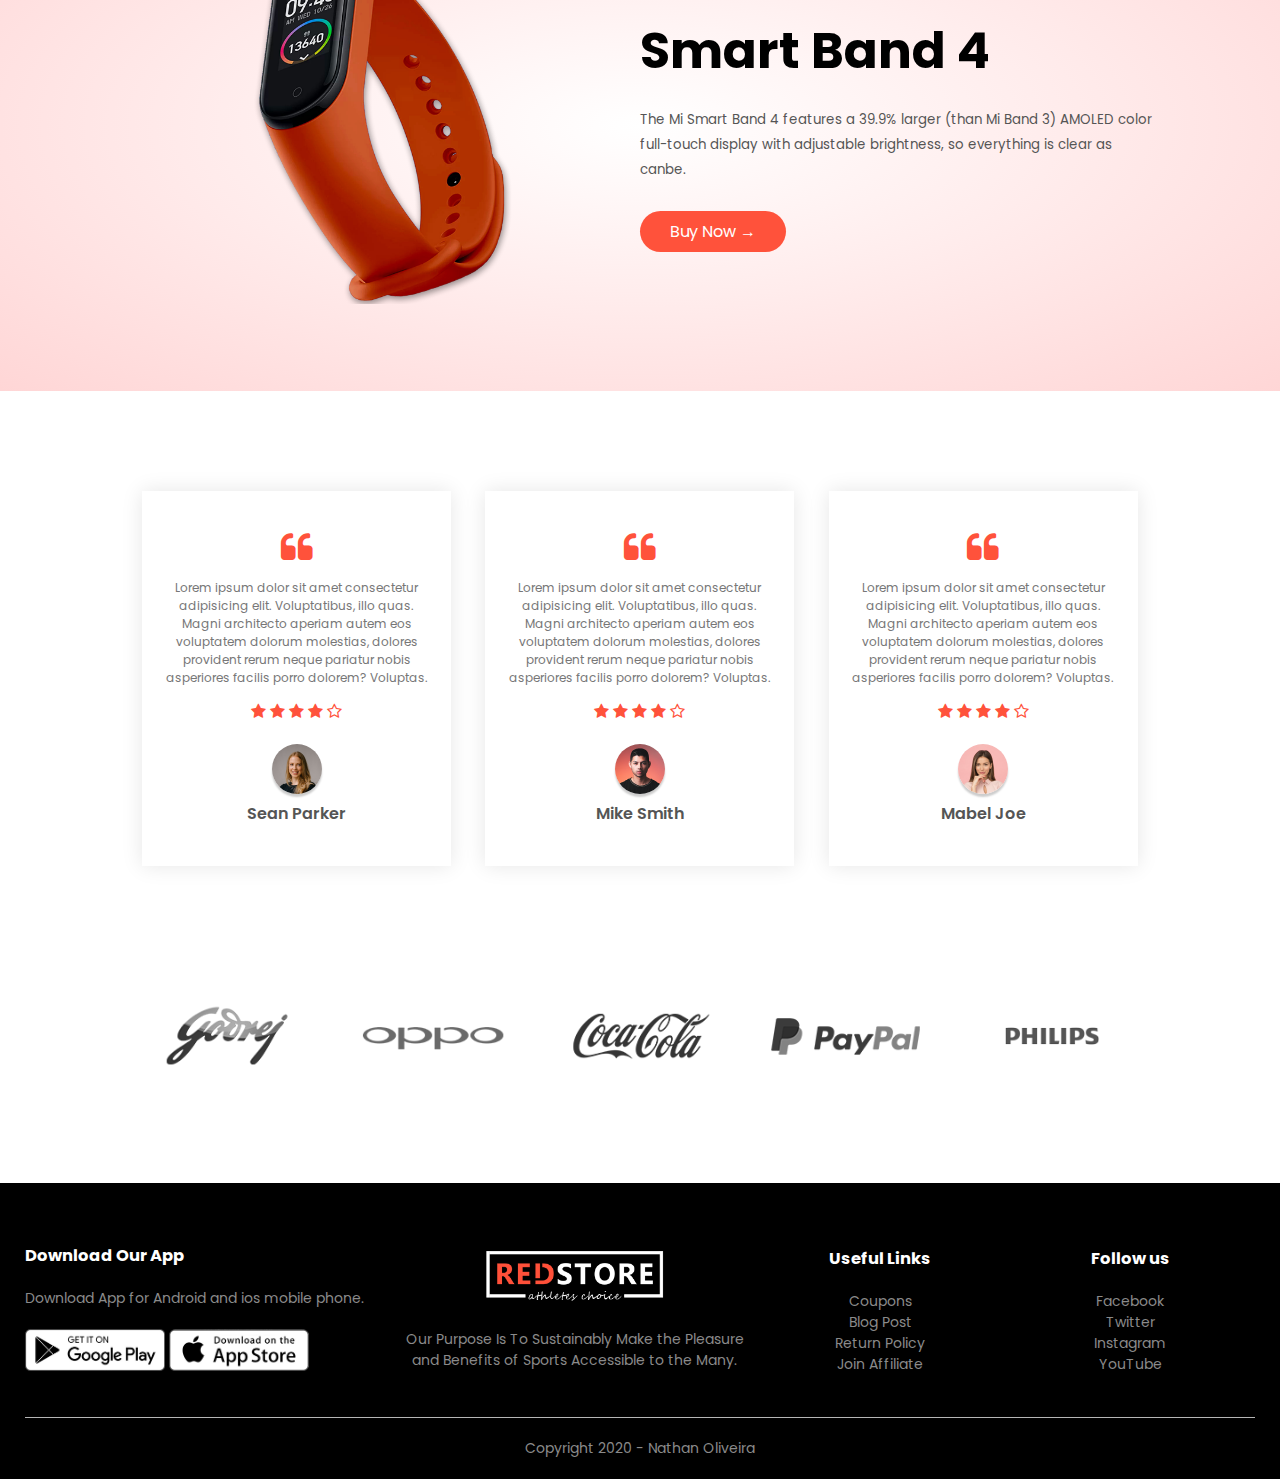
<file: Ecommerce3/template/index.html>
<!DOCTYPE html>
<html lang="en">
  <head>
    <meta charset="UTF-8">
    <meta name="viewport" content="width=device-width, initial-scale=1.0">
    <title>RedStore | Ecommerce Website Desing</title>

    <link rel="stylesheet" href="./style.css">

    <link href="https://fonts.googleapis.com/css2?family=Poppins:wght@300;400;500;600;700&display=swap" rel="stylesheet">

    <link rel="stylesheet" href="https://stackpath.bootstrapcdn.com/font-awesome/4.7.0/css/font-awesome.min.css">

  </head>
  <body>
    <header>
      <div class="container">
        <div class="navbar">
          <div class="logo">
            <a href="index.html">
              <img src="./images/logo.png" width="125px" />
            </a>
          </div>
          <nav>
            <ul id="MenuItems">
              <li><a href="index.html">Home</a></li>
              <li><a href="products.html">Products</a></li>
              <li><a href="">About</a></li>
              <li><a href="">Contact</a></li>
              <li><a href="account.html">Account</a></li>
            </ul>
          </nav>
          <a href="cart.html">
            <img src="./images/cart.png" width="30px" height="30px" />
          </a>
          <img src="./images/menu.png" class="menu-icon" onclick="menuToggle()" />
        </div>
        <div class="row">
          <div class="col-2">
            <h1>Give Your Workout<br /> A new Style!</h1>
            <p>Success isnt always about greatness. Its about consistency. Consistent <br /> hard work gains success. Greatness will come.</p>
            <a href="" class="btn">Explore Now &#8594;</a>
          </div>
          <div class="col-2">
            <img src="./images/image1.png" />
          </div>
        </div>
      </div>
    </header>

<!-- featured categories -->
    <div class="categories">
      <div class="small-container">
        <div class="row">
          <div class="col-3">
            <img src="./images/category-1.jpg" />
          </div>
          <div class="col-3">
            <img src="./images/category-2.jpg" />
          </div>
          <div class="col-3">
            <img src="./images/category-3.jpg" />
          </div>
        </div>
      </div>
    </div>

<!-- featured products -->
    <div class="small-container">
      <h2 class="title">Featured Products</h2>
      <div class="row">
        <div class="col-4">
          <a href="product-details.html">
            <img src="./images/product-1.jpg" />
          </a>
          <a href="product-details.html">
            <h4>Red Printed T-Shirt</h4>
          </a>
          <div class="rating">
            <i class="fa fa-star"></i>
            <i class="fa fa-star"></i>
            <i class="fa fa-star"></i>
            <i class="fa fa-star-half-o"></i>
            <i class="fa fa-star-o"></i>
          </div>
          <p>$50.00</p>
        </div>
        <div class="col-4">
          <img src="./images/product-2.jpg" />
          <h4>Red Printed T-Shirt</h4>
          <div class="rating">
            <i class="fa fa-star"></i>
            <i class="fa fa-star"></i>
            <i class="fa fa-star"></i>
            <i class="fa fa-star-half-o"></i>
            <i class="fa fa-star-o"></i>
          </div>
          <p>$50.00</p>
        </div>
        <div class="col-4">
          <img src="./images/product-3.jpg" />
          <h4>Red Printed T-Shirt</h4>
          <div class="rating">
            <i class="fa fa-star"></i>
            <i class="fa fa-star"></i>
            <i class="fa fa-star"></i>
            <i class="fa fa-star"></i>
            <i class="fa fa-star-half-o"></i>
          </div>
          <p>$50.00</p>
        </div>
        <div class="col-4">
          <img src="./images/product-4.jpg" />
          <h4>Red Printed T-Shirt</h4>
          <div class="rating">
            <i class="fa fa-star"></i>
            <i class="fa fa-star"></i>
            <i class="fa fa-star"></i>
            <i class="fa fa-star"></i>
            <i class="fa fa-star-half-o"></i>
          </div>
          <p>$50.00</p>
        </div>
      </div>

      <h2 class="title">Latest Products</h2>
      <div class="row">
        <div class="col-4">
          <img src="./images/product-5.jpg" />
          <h4>Red Printed T-Shirt</h4>
          <div class="rating">
            <i class="fa fa-star"></i>
            <i class="fa fa-star"></i>
            <i class="fa fa-star"></i>
            <i class="fa fa-star-half-o"></i>
            <i class="fa fa-star-o"></i>
          </div>
          <p>$50.00</p>
        </div>
        <div class="col-4">
          <img src="./images/product-6.jpg" />
          <h4>Red Printed T-Shirt</h4>
          <div class="rating">
            <i class="fa fa-star"></i>
            <i class="fa fa-star"></i>
            <i class="fa fa-star"></i>
            <i class="fa fa-star-half-o"></i>
            <i class="fa fa-star-o"></i>
          </div>
          <p>$50.00</p>
        </div>
        <div class="col-4">
          <img src="./images/product-7.jpg" />
          <h4>Red Printed T-Shirt</h4>
          <div class="rating">
            <i class="fa fa-star"></i>
            <i class="fa fa-star"></i>
            <i class="fa fa-star"></i>
            <i class="fa fa-star"></i>
            <i class="fa fa-star-half-o"></i>
          </div>
          <p>$50.00</p>
        </div>
        <div class="col-4">
          <img src="./images/product-8.jpg" />
          <h4>Red Printed T-Shirt</h4>
          <div class="rating">
            <i class="fa fa-star"></i>
            <i class="fa fa-star"></i>
            <i class="fa fa-star"></i>
            <i class="fa fa-star"></i>
            <i class="fa fa-star-half-o"></i>
          </div>
          <p>$50.00</p>
        </div>
      </div>
      <div class="row">
        <div class="col-4">
          <img src="./images/product-9.jpg" />
          <h4>Red Printed T-Shirt</h4>
          <div class="rating">
            <i class="fa fa-star"></i>
            <i class="fa fa-star"></i>
            <i class="fa fa-star"></i>
            <i class="fa fa-star-half-o"></i>
            <i class="fa fa-star-o"></i>
          </div>
          <p>$50.00</p>
        </div>
        <div class="col-4">
          <img src="./images/product-10.jpg" />
          <h4>Red Printed T-Shirt</h4>
          <div class="rating">
            <i class="fa fa-star"></i>
            <i class="fa fa-star"></i>
            <i class="fa fa-star"></i>
            <i class="fa fa-star-half-o"></i>
            <i class="fa fa-star-o"></i>
          </div>
          <p>$50.00</p>
        </div>
        <div class="col-4">
          <img src="./images/product-11.jpg" />
          <h4>Red Printed T-Shirt</h4>
          <div class="rating">
            <i class="fa fa-star"></i>
            <i class="fa fa-star"></i>
            <i class="fa fa-star"></i>
            <i class="fa fa-star"></i>
            <i class="fa fa-star-half-o"></i>
          </div>
          <p>$50.00</p>
        </div>
        <div class="col-4">
          <img src="./images/product-12.jpg" />
          <h4>Red Printed T-Shirt</h4>
          <div class="rating">
            <i class="fa fa-star"></i>
            <i class="fa fa-star"></i>
            <i class="fa fa-star"></i>
            <i class="fa fa-star"></i>
            <i class="fa fa-star-half-o"></i>
          </div>
          <p>$50.00</p>
        </div>
      </div>
    </div>

<!-- offer -->
    <div class="offer">
      <div class="small-container">
        <div class="row">
          <div class="col-2">
            <img class="offer-img" src="./images/exclusive.png" />
          </div>
          <div class="col-2">
            <p>Exclusively Available on RedStore</p>
            <h1>Smart Band 4</h1>
            <small>The Mi Smart Band 4 features a 39.9% larger (than Mi Band 3) AMOLED color full-touch display with adjustable brightness, so everything is clear as canbe.</small><br/>
            <a href="" class="btn">Buy Now &#8594;</a>
          </div>
        </div>
      </div>
    </div>

<!-- testimonial  -->
    <div class="testimonial">
      <div class="small-container">
        <div class="row">
          <div class="col-3">
            <i class="fa fa-quote-left"></i>
            <p>Lorem ipsum dolor sit amet consectetur adipisicing elit. Voluptatibus, illo quas. Magni architecto aperiam autem eos voluptatem dolorum molestias, dolores provident rerum neque pariatur nobis asperiores facilis porro dolorem? Voluptas.</p>
            <div class="rating">
              <i class="fa fa-star"></i>
              <i class="fa fa-star"></i>
              <i class="fa fa-star"></i>
              <i class="fa fa-star"></i>
              <i class="fa fa-star-o"></i>
            </div>
            <img src="./images/user-1.png" />
            <h3>Sean Parker</h3>
          </div>
          <div class="col-3">
            <i class="fa fa-quote-left"></i>
            <p>Lorem ipsum dolor sit amet consectetur adipisicing elit. Voluptatibus, illo quas. Magni architecto aperiam autem eos voluptatem dolorum molestias, dolores provident rerum neque pariatur nobis asperiores facilis porro dolorem? Voluptas.</p>
            <div class="rating">
              <i class="fa fa-star"></i>
              <i class="fa fa-star"></i>
              <i class="fa fa-star"></i>
              <i class="fa fa-star"></i>
              <i class="fa fa-star-o"></i>
            </div>
            <img src="./images/user-2.png" />
            <h3>Mike Smith</h3>
          </div>
          <div class="col-3">
            <i class="fa fa-quote-left"></i>
            <p>Lorem ipsum dolor sit amet consectetur adipisicing elit. Voluptatibus, illo quas. Magni architecto aperiam autem eos voluptatem dolorum molestias, dolores provident rerum neque pariatur nobis asperiores facilis porro dolorem? Voluptas.</p>
            <div class="rating">
              <i class="fa fa-star"></i>
              <i class="fa fa-star"></i>
              <i class="fa fa-star"></i>
              <i class="fa fa-star"></i>
              <i class="fa fa-star-o"></i>
            </div>
            <img src="./images/user-3.png" />
            <h3>Mabel Joe</h3>
          </div>
        </div>
      </div>
    </div>

<!-- brands -->
    <div class="brands">
      <div class="small-container">
        <div class="row">
          <div class="col-5">
            <img src="./images/logo-godrej.png" />
          </div>
          <div class="col-5">
            <img src="./images/logo-oppo.png" />
          </div>
          <div class="col-5">
            <img src="./images/logo-coca-cola.png" />
          </div>
          <div class="col-5">
            <img src="./images/logo-paypal.png" />
          </div>
          <div class="col-5">
            <img src="./images/logo-philips.png" />
          </div>
        </div>
      </div>
    </div>

<!-- footer -->
    <footer>
      <div class="container">
        <div class="row">
          <div class="footer-col-1">
            <h3>Download Our App</h3>
            <p>Download App for Android and ios mobile phone.</p>
            <div class="app-logo">
              <img src="./images/play-store.png" />
              <img src="./images/app-store.png" />
            </div>
          </div>
          <div class="footer-col-2">
            <img src="./images/logo-white.png" />
            <p>Our Purpose Is To Sustainably Make the Pleasure and Benefits of Sports Accessible to the Many.</p>
          </div>
          <div class="footer-col-3">
            <h3>Useful Links</h3>
            <ul>
              <li>Coupons</li>
              <li>Blog Post</li>
              <li>Return Policy</li>
              <li>Join Affiliate</li>
            </ul>
          </div>
          <div class="footer-col-4">
            <h3>Follow us</h3>
            <ul>
              <li>Facebook</li>
              <li>Twitter</li>
              <li>Instagram</li>
              <li>YouTube</li>
            </ul>
          </div>
        </div>
        <hr />
        <p class="copyright">Copyright 2020 - Nathan Oliveira</p>
      </div>
    </footer>
    <!-- js for toggle menu -->
    <script>
      let MenuItems = document.getElementById('MenuItems');
      MenuItems.style.maxHeight = "0px";
      function menuToggle() {
        if(MenuItems.style.maxHeight == "0px") {
          MenuItems.style.maxHeight = "200px";
        } else {
          MenuItems.style.maxHeight = "0px";
        }
      }
    </script>
  </body>
</html>
</file>
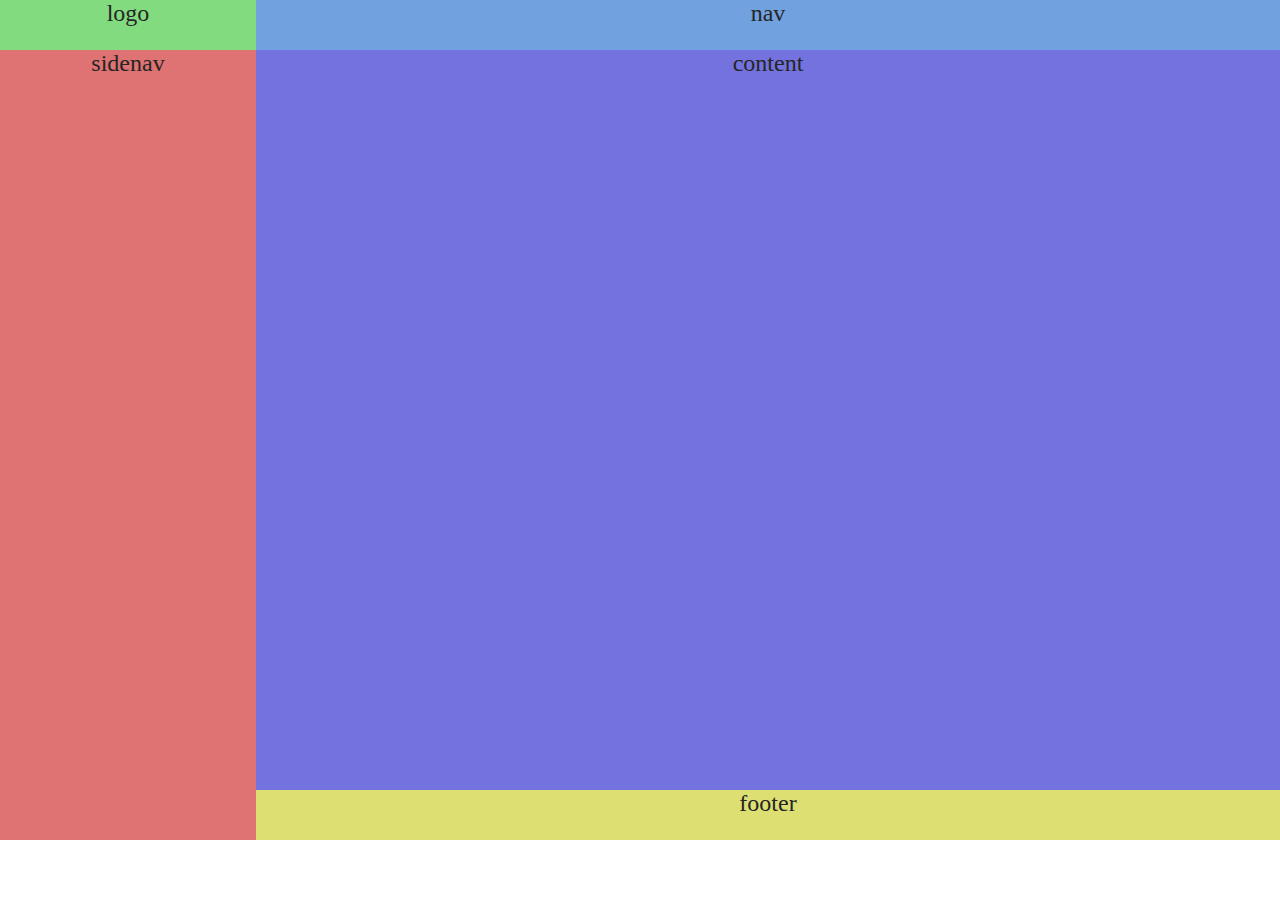
<file: GRID/grid.html>
<!DOCTYPE html>
<html lang="pt-br">

<head>
  <meta charset="UTF-8">
  <meta name="viewport" content="width=device-width, initial-scale=1.0">
  <title>Document</title>

  <link rel="stylesheet" href="style.css">
</head>

<body>
  <section class="grid grid-template-areas-4">
    <div class="item logo">logo</div>
    <div class="item nav">nav</div>
    <div class="item content">content</div>
    <div class="item sidenav">sidenav</div>
    <div class="item footer">footer</div>
  </section>
</body>

</html>
</file>
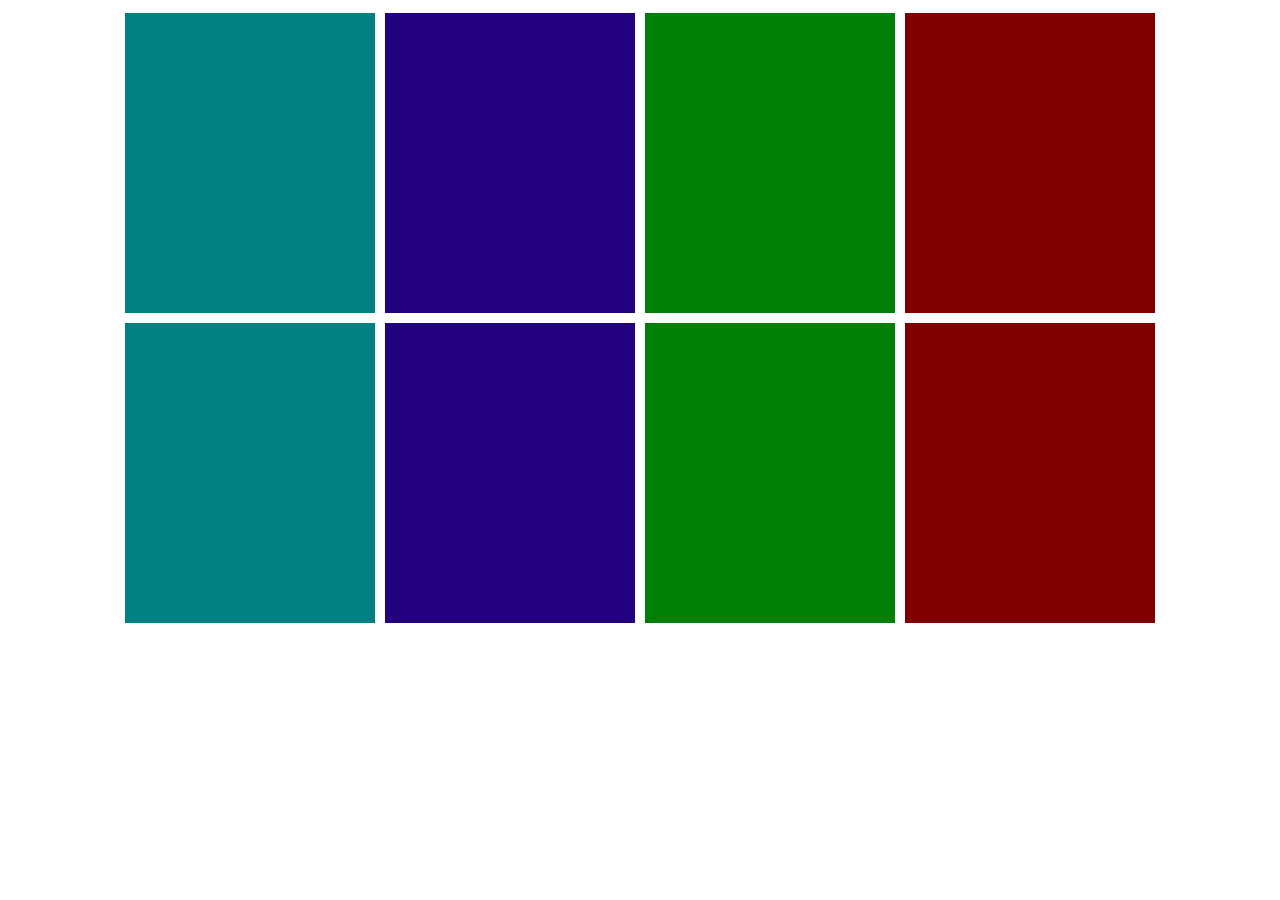
<file: Tela de login/flex.html>
<!DOCTYPE html>
<html lang="en">
  <head>
    <meta charset="UTF-8">
    <meta name="viewport" content="width=device-width, initial-scale=1.0">
    <title>Document</title>

    <link rel="stylesheet" href="flex.css">
  </head>
  <body>
    <section class="flex-wrap">
      <div class="card card-color1"></div>
      <div class="card card-color2"></div>
      <div class="card card-color3"></div>
      <div class="card card-color4"></div>

      <div class="card card-color1"></div>
      <div class="card card-color2"></div>
      <div class="card card-color3"></div>
      <div class="card card-color4"></div>
    </section>
  </body>
</html>
</file>
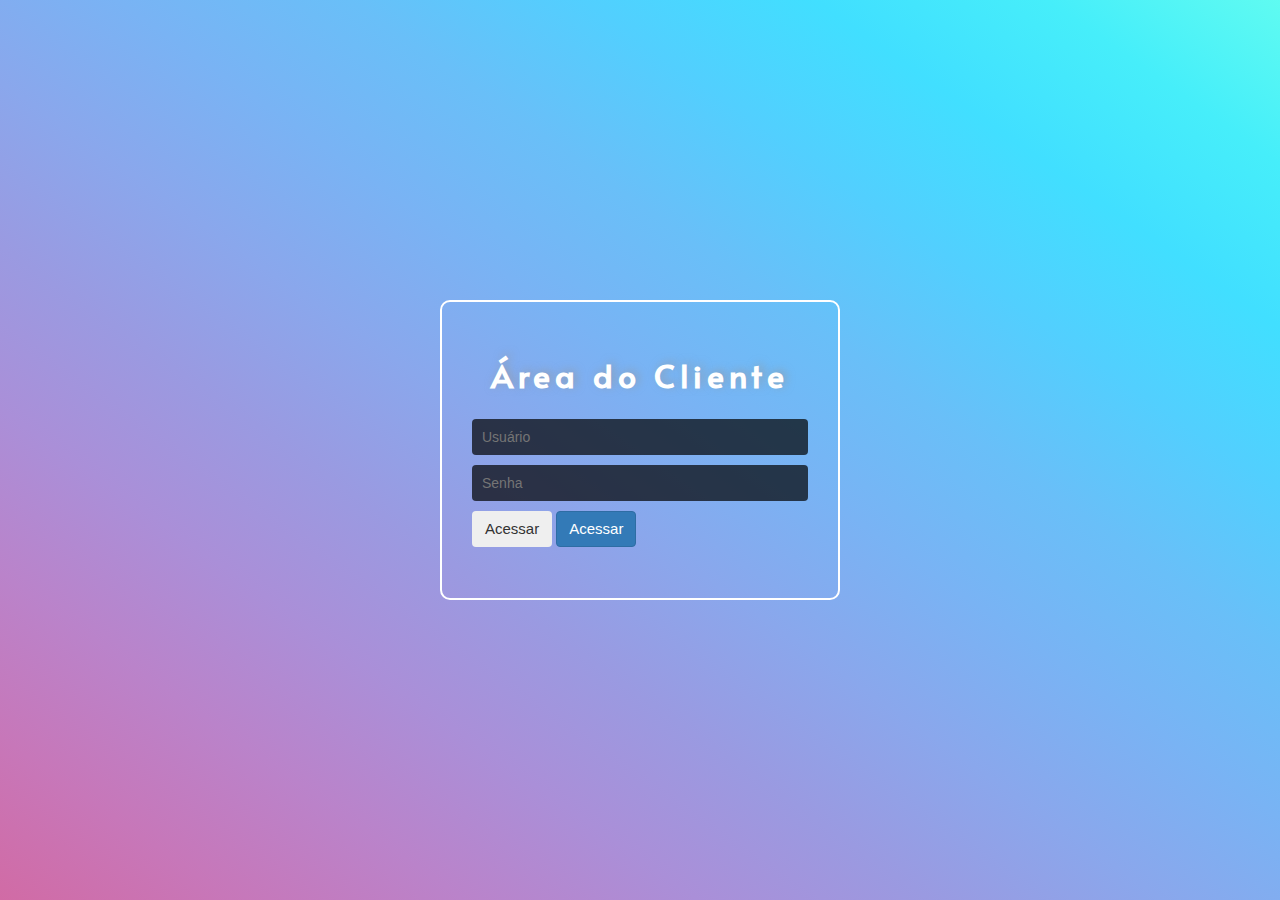
<file: Tela de login/login.html>
<!DOCTYPE html>
<html lang="pt-br">
  <head>
    <meta charset="UTF-8">
    <meta name="viewport" content="width=device-width, initial-scale=1.0">
    <title>Document</title>

    <link href="https://fonts.googleapis.com/css2?family=Alata&display=swap" rel="stylesheet">

    <link rel="stylesheet" href="styles.css">
  </head>
  <body>
    <div class="login">
      <h1>Área do Cliente</h1>
      <form action="">
        <input type="text" name="user" id="user" placeholder="Usuário" />
        <input type="password" name="password" id="password" placeholder="Senha" />

        <button class="btn btn-default" type="submit">Acessar</button>
        <button class="btn btn-primary" type="submit">Acessar</button>
      </form>
    </div>
  </body>
</html>
</file>
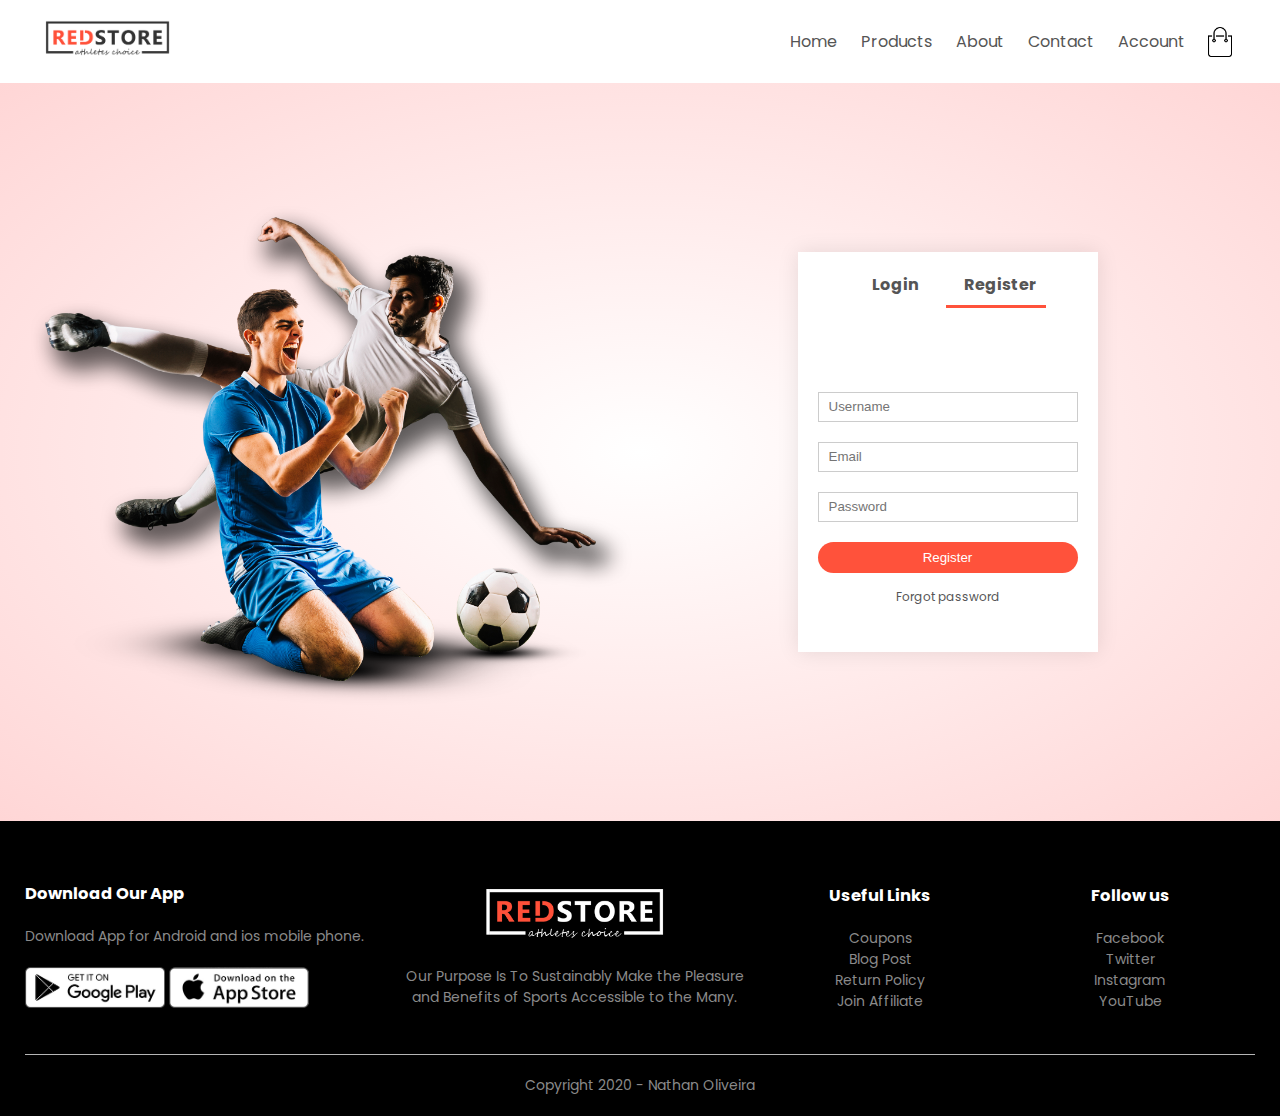
<file: Ecommerce3/template/account.html>
<!DOCTYPE html>
<html lang="en">
  <head>
    <meta charset="UTF-8">
    <meta name="viewport" content="width=device-width, initial-scale=1.0">
    <title>All Products -  RedStore | Ecommerce Website Desing</title>

    <link rel="stylesheet" href="./style.css">

    <link href="https://fonts.googleapis.com/css2?family=Poppins:wght@300;400;500;600;700&display=swap" rel="stylesheet">

    <link rel="stylesheet" href="https://stackpath.bootstrapcdn.com/font-awesome/4.7.0/css/font-awesome.min.css">

  </head>
  <body>
    <div class="container">
      <div class="navbar">
        <div class="logo">
          <img src="./images/logo.png" width="125px" />
        </div>
        <nav>
          <ul id="MenuItems">
            <li><a href="">Home</a></li>
            <li><a href="">Products</a></li>
            <li><a href="">About</a></li>
            <li><a href="">Contact</a></li>
            <li><a href="">Account</a></li>
          </ul>
        </nav>
        <img src="./images/cart.png" width="30px" height="30px" />
        <img src="./images/menu.png" class="menu-icon" onclick="menuToggle()" />
      </div>
    </div>

<!-- account-page  -->
    <div class="account-page">
      <div class="container">
        <div class="row">
          <div class="col-2">
            <img src="./images/image1.png" />
          </div>
          <div class="col-2">
            <div class="form-container">
              <div class="form-btn">
                <span onclick="login()">Login</span>
                <span onclick="register()">Register</span>
                <hr id="indicator">
              </div>

              <form id="loginForm">
                <input type="text" placeholder="Username">
                <input type="password" placeholder="Password">

                <button type="submit" class="btn">Login</button>
                <a href="">Forgot password</a>
              </form>

              <form id="regForm">
                <input type="text" placeholder="Username">
                <input type="email" placeholder="Email">
                <input type="password" placeholder="Password">

                <button type="submit" class="btn">Register</button>
                <a href="">Forgot password</a>
              </form>
            </div>
          </div>
        </div>
      </div>
    </div>
<!-- footer -->
    <footer>
      <div class="container">
        <div class="row">
          <div class="footer-col-1">
            <h3>Download Our App</h3>
            <p>Download App for Android and ios mobile phone.</p>
            <div class="app-logo">
              <img src="./images/play-store.png" />
              <img src="./images/app-store.png" />
            </div>
          </div>
          <div class="footer-col-2">
            <img src="./images/logo-white.png" />
            <p>Our Purpose Is To Sustainably Make the Pleasure and Benefits of Sports Accessible to the Many.</p>
          </div>
          <div class="footer-col-3">
            <h3>Useful Links</h3>
            <ul>
              <li>Coupons</li>
              <li>Blog Post</li>
              <li>Return Policy</li>
              <li>Join Affiliate</li>
            </ul>
          </div>
          <div class="footer-col-4">
            <h3>Follow us</h3>
            <ul>
              <li>Facebook</li>
              <li>Twitter</li>
              <li>Instagram</li>
              <li>YouTube</li>
            </ul>
          </div>
        </div>
        <hr />
        <p class="copyright">Copyright 2020 - Nathan Oliveira</p>
      </div>
    </footer>

<!-- js for toggle menu -->
    <script>
      let MenuItems = document.getElementById('MenuItems');
      MenuItems.style.maxHeight = "0px";
      function menuToggle() {
        if(MenuItems.style.maxHeight == "0px") {
          MenuItems.style.maxHeight = "200px";
        } else {
          MenuItems.style.maxHeight = "0px";
        }
      }
    </script>
<!-- js for toggle Form -->
    <script>
      let LoginForm = document.getElementById('loginForm');
      let RegForm = document.getElementById('regForm');
      let Indicator = document.getElementById('indicator');

      function register() {
        RegForm.style.transform = "translateX(0px)";
        LoginForm.style.transform = "translateX(0px)";
        Indicator.style.transform = "translateX(100px)";
      }

      function login() {
        RegForm.style.transform = "translateX(300px)";
        LoginForm.style.transform = "translateX(300px)";
        Indicator.style.transform = "translateX(0px)";
      }


    </script>

  </body>
</html>
</file>
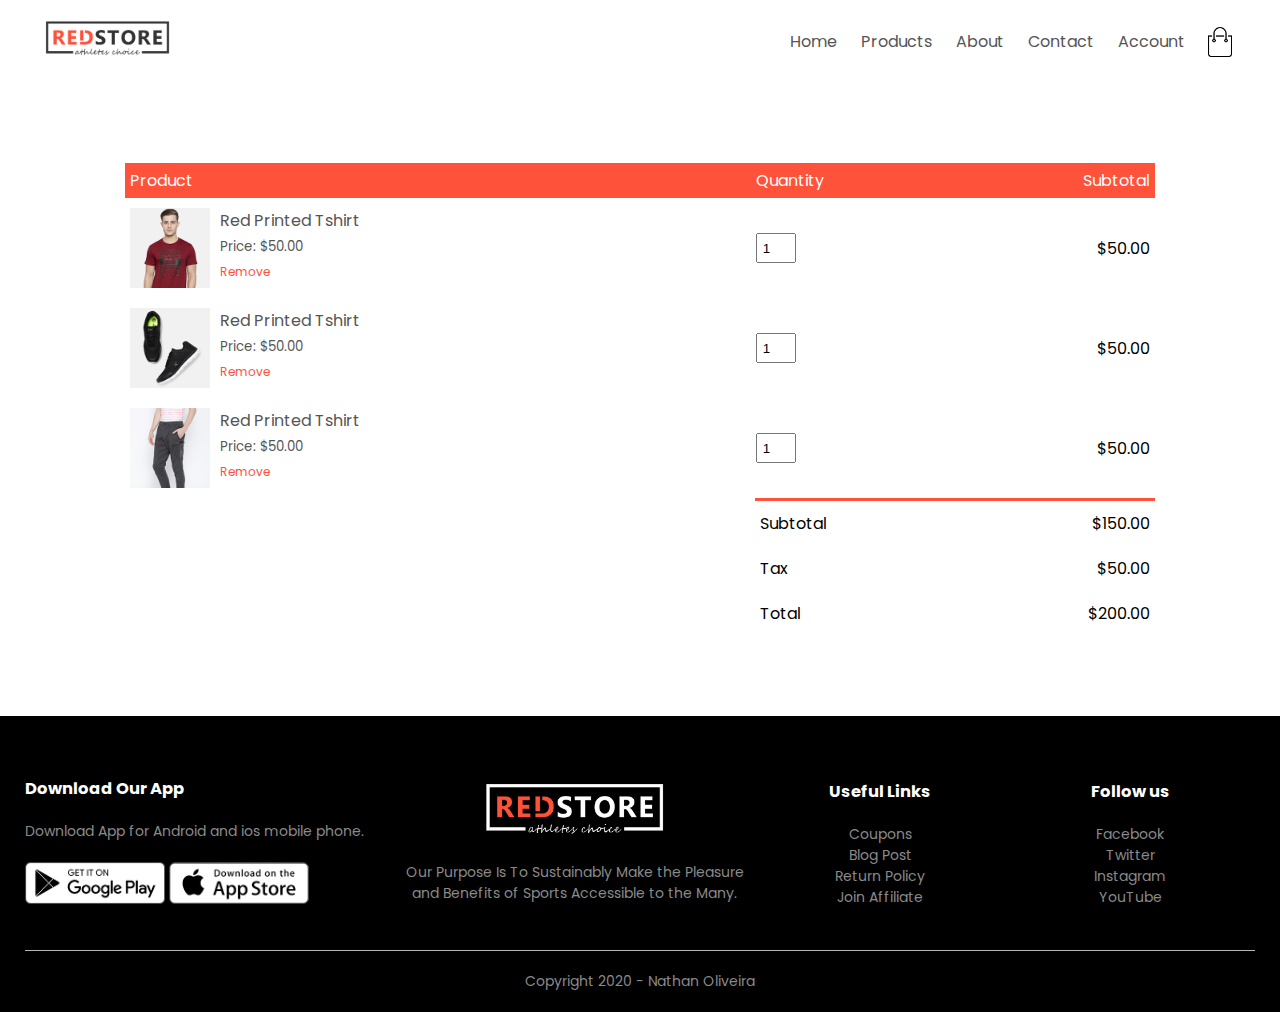
<file: Ecommerce3/template/cart.html>
<!DOCTYPE html>
<html lang="en">
  <head>
    <meta charset="UTF-8">
    <meta name="viewport" content="width=device-width, initial-scale=1.0">
    <title>All Products -  RedStore | Ecommerce Website Desing</title>

    <link rel="stylesheet" href="./style.css">

    <link href="https://fonts.googleapis.com/css2?family=Poppins:wght@300;400;500;600;700&display=swap" rel="stylesheet">

    <link rel="stylesheet" href="https://stackpath.bootstrapcdn.com/font-awesome/4.7.0/css/font-awesome.min.css">

  </head>
  <body>
    <div class="container">
      <div class="navbar">
        <div class="logo">
          <img src="./images/logo.png" width="125px" />
        </div>
        <nav>
          <ul id="MenuItems">
            <li><a href="">Home</a></li>
            <li><a href="">Products</a></li>
            <li><a href="">About</a></li>
            <li><a href="">Contact</a></li>
            <li><a href="">Account</a></li>
          </ul>
        </nav>
        <img src="./images/cart.png" width="30px" height="30px" />
        <img src="./images/menu.png" class="menu-icon" onclick="menuToggle()" />
      </div>
    </div>
<!-- cart items -->
    <div class="small-container cart-page">
      <table>
        <tr>
          <th>Product</th>
          <th>Quantity</th>
          <th>Subtotal</th>
        </tr>
        <tr>
          <td>
            <div class="cart-info">
              <img src="./images/buy-1.jpg" />
              <div>
                <p>Red Printed Tshirt</p>
                <small>Price: $50.00</small>
                <br />
                <a href="">Remove</a>
              </div>
            </div>
          </td>
          <td>
            <input type="number" value="1"/>
          </td>
          <td>$50.00</td>
        </tr>

        <tr>
          <td>
            <div class="cart-info">
              <img src="./images/buy-2.jpg" />
              <div>
                <p>Red Printed Tshirt</p>
                <small>Price: $50.00</small>
                <br />
                <a href="">Remove</a>
              </div>
            </div>
          </td>
          <td>
            <input type="number" value="1"/>
          </td>
          <td>$50.00</td>
        </tr>

        <tr>
          <td>
            <div class="cart-info">
              <img src="./images/buy-3.jpg" />
              <div>
                <p>Red Printed Tshirt</p>
                <small>Price: $50.00</small>
                <br />
                <a href="">Remove</a>
              </div>
            </div>
          </td>
          <td>
            <input type="number" value="1"/>
          </td>
          <td>$50.00</td>
        </tr>
      </table>

      <div class="total-price">
        <table>
          <tr>
            <td>Subtotal</td>
            <td>$150.00</td>
          </tr>
          <tr>
            <td>Tax</td>
            <td>$50.00</td>
          </tr>
          <tr>
            <td>Total</td>
            <td>$200.00</td>
          </tr>
        </table>
      </div>

    </div>

<!-- footer -->
    <footer>
      <div class="container">
        <div class="row">
          <div class="footer-col-1">
            <h3>Download Our App</h3>
            <p>Download App for Android and ios mobile phone.</p>
            <div class="app-logo">
              <img src="./images/play-store.png" />
              <img src="./images/app-store.png" />
            </div>
          </div>
          <div class="footer-col-2">
            <img src="./images/logo-white.png" />
            <p>Our Purpose Is To Sustainably Make the Pleasure and Benefits of Sports Accessible to the Many.</p>
          </div>
          <div class="footer-col-3">
            <h3>Useful Links</h3>
            <ul>
              <li>Coupons</li>
              <li>Blog Post</li>
              <li>Return Policy</li>
              <li>Join Affiliate</li>
            </ul>
          </div>
          <div class="footer-col-4">
            <h3>Follow us</h3>
            <ul>
              <li>Facebook</li>
              <li>Twitter</li>
              <li>Instagram</li>
              <li>YouTube</li>
            </ul>
          </div>
        </div>
        <hr />
        <p class="copyright">Copyright 2020 - Nathan Oliveira</p>
      </div>
    </footer>
    <!-- js for toggle menu -->
    <script>
      let MenuItems = document.getElementById('MenuItems');
      MenuItems.style.maxHeight = "0px";
      function menuToggle() {
        if(MenuItems.style.maxHeight == "0px") {
          MenuItems.style.maxHeight = "200px";
        } else {
          MenuItems.style.maxHeight = "0px";
        }
      }
    </script>
  </body>
</html>
</file>
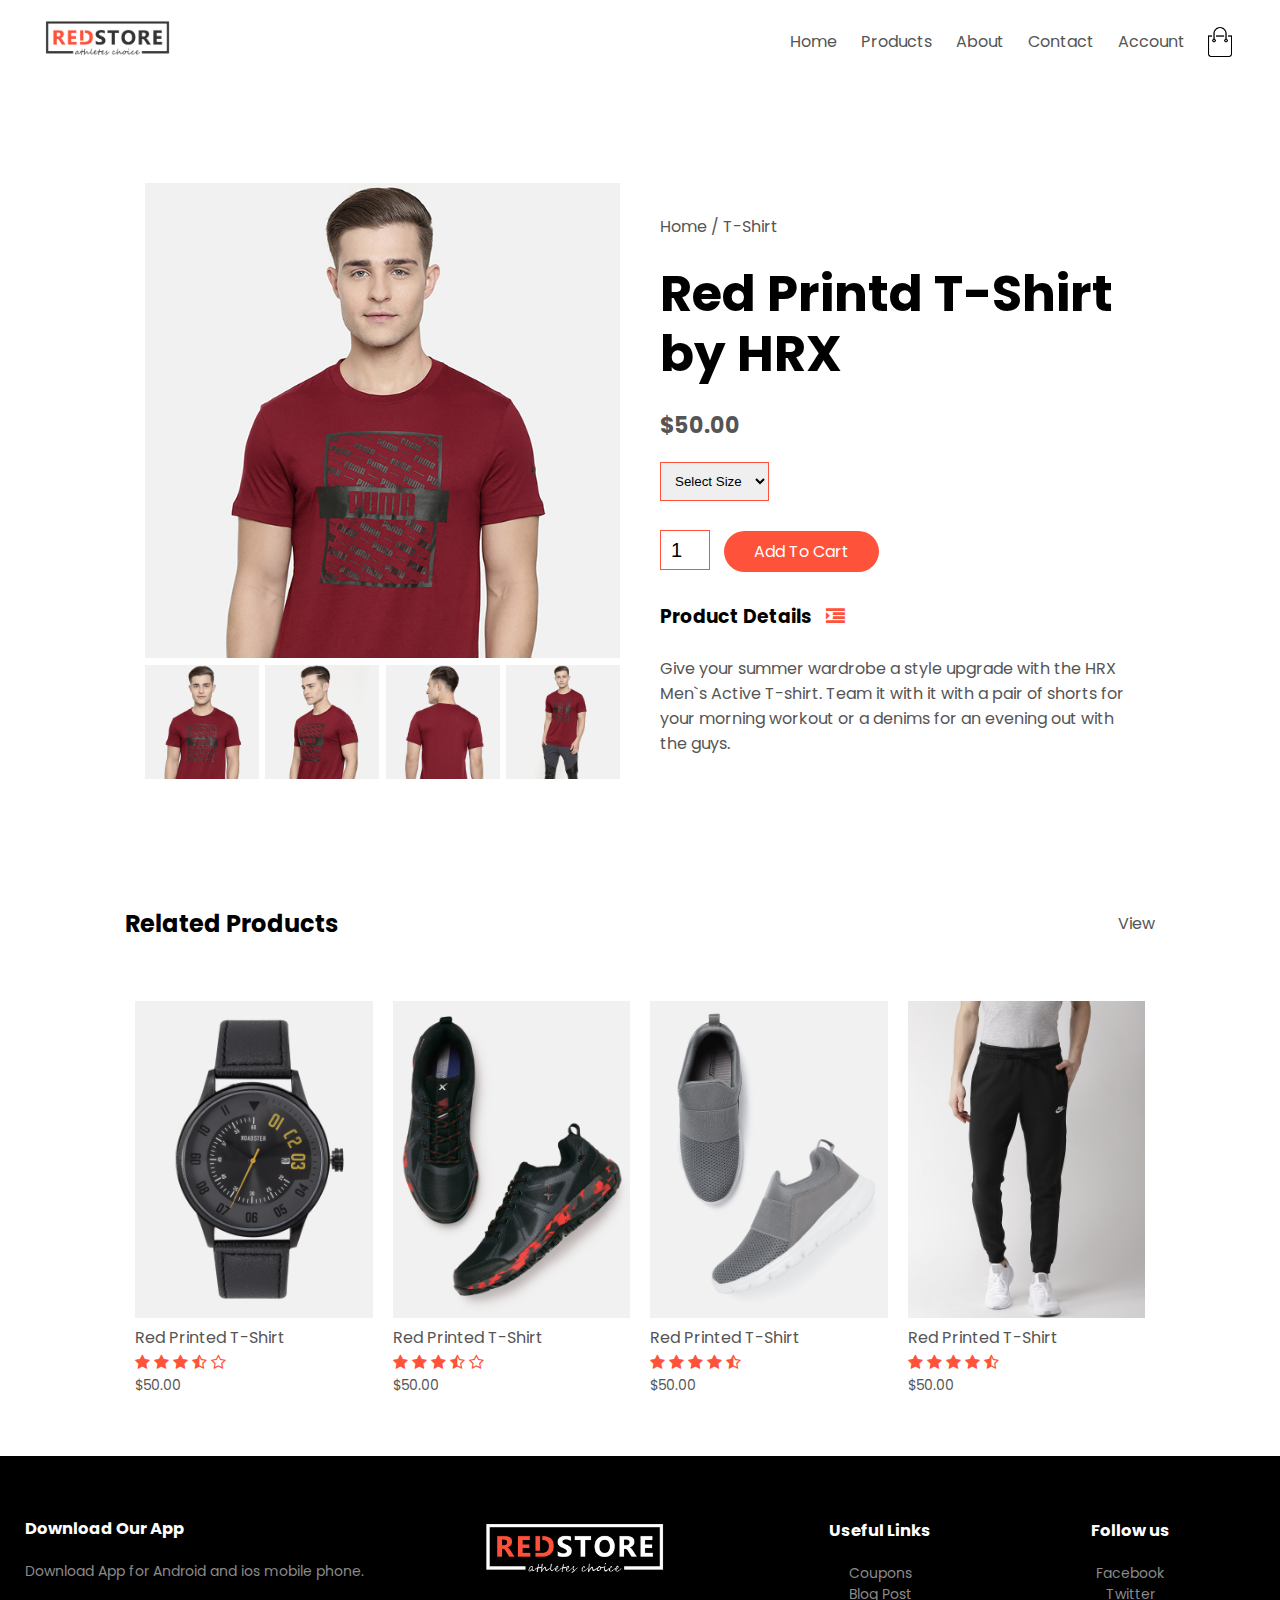
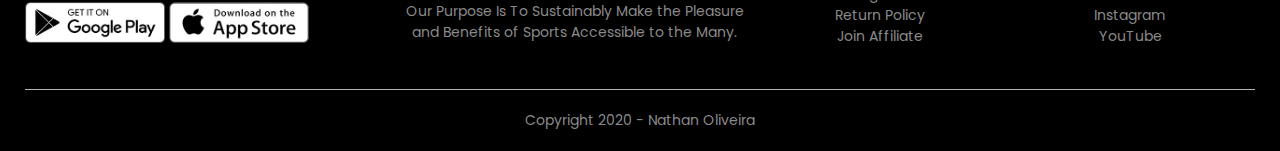
<file: Ecommerce3/template/product-details.html>
<!DOCTYPE html>
<html lang="en">
  <head>
    <meta charset="UTF-8">
    <meta name="viewport" content="width=device-width, initial-scale=1.0">
    <title>All Products -  RedStore | Ecommerce Website Desing</title>

    <link rel="stylesheet" href="./style.css">

    <link href="https://fonts.googleapis.com/css2?family=Poppins:wght@300;400;500;600;700&display=swap" rel="stylesheet">

    <link rel="stylesheet" href="https://stackpath.bootstrapcdn.com/font-awesome/4.7.0/css/font-awesome.min.css">

  </head>
  <body>
    <div class="container">
      <div class="navbar">
        <div class="logo">
          <img src="./images/logo.png" width="125px" />
        </div>
        <nav>
          <ul id="MenuItems">
            <li><a href="">Home</a></li>
            <li><a href="">Products</a></li>
            <li><a href="">About</a></li>
            <li><a href="">Contact</a></li>
            <li><a href="">Account</a></li>
          </ul>
        </nav>
        <img src="./images/cart.png" width="30px" height="30px" />
        <img src="./images/menu.png" class="menu-icon" onclick="menuToggle()" />
      </div>
    </div>
<!-- single product details -->
    <div class="small-container single-product">
      <div class="row">
        <div class="col-2">
          <img src="./images/gallery-1.jpg" width="100%" id="productImg"/>
          <div class="small-img-row">
            <div class="small-img-col">
              <img class="small-img" src="./images/gallery-1.jpg" width="100%" />
            </div>
            <div class="small-img-col">
              <img class="small-img" src="./images/gallery-2.jpg" width="100%" />
            </div>
            <div class="small-img-col">
              <img class="small-img" src="./images/gallery-3.jpg" width="100%" />
            </div>
            <div class="small-img-col">
              <img class="small-img" src="./images/gallery-4.jpg" width="100%" />
            </div>
          </div>
        </div>
        <div class="col-2">
          <p>Home / T-Shirt</p>
          <h1>Red Printd T-Shirt by HRX</h1>
          <h4>$50.00</h4>
          <select>
            <option>Select Size</option>
            <option>XXL</option>
            <option>XL</option>
            <option>Large</option>
            <option>Medium</option>
            <option>Small</option>
          </select>
          <input type="number" value="1">
          <a href="" class="btn">Add To Cart</a>

          <h3>Product Details <i class="fa fa-indent"></i></h3>
          <br />
          <p>Give your summer wardrobe a style upgrade with the HRX Men`s Active T-shirt. Team it with it with a pair of shorts for your morning workout or a denims for an evening out with the guys.</p>
        </div>
      </div>
    </div>

<!-- title -->
    <div class="small-container">
      <div class="row row-2">
        <h2>Related Products</h2>
        <p>View <ore</p>
      </div>
    </div>
<!-- products -->

    <div class="small-container">
      <div class="row">
        <div class="col-4">
          <img src="./images/product-9.jpg" />
          <h4>Red Printed T-Shirt</h4>
          <div class="rating">
            <i class="fa fa-star"></i>
            <i class="fa fa-star"></i>
            <i class="fa fa-star"></i>
            <i class="fa fa-star-half-o"></i>
            <i class="fa fa-star-o"></i>
          </div>
          <p>$50.00</p>
        </div>
        <div class="col-4">
          <img src="./images/product-10.jpg" />
          <h4>Red Printed T-Shirt</h4>
          <div class="rating">
            <i class="fa fa-star"></i>
            <i class="fa fa-star"></i>
            <i class="fa fa-star"></i>
            <i class="fa fa-star-half-o"></i>
            <i class="fa fa-star-o"></i>
          </div>
          <p>$50.00</p>
        </div>
        <div class="col-4">
          <img src="./images/product-11.jpg" />
          <h4>Red Printed T-Shirt</h4>
          <div class="rating">
            <i class="fa fa-star"></i>
            <i class="fa fa-star"></i>
            <i class="fa fa-star"></i>
            <i class="fa fa-star"></i>
            <i class="fa fa-star-half-o"></i>
          </div>
          <p>$50.00</p>
        </div>
        <div class="col-4">
          <img src="./images/product-12.jpg" />
          <h4>Red Printed T-Shirt</h4>
          <div class="rating">
            <i class="fa fa-star"></i>
            <i class="fa fa-star"></i>
            <i class="fa fa-star"></i>
            <i class="fa fa-star"></i>
            <i class="fa fa-star-half-o"></i>
          </div>
          <p>$50.00</p>
        </div>
      </div>
    </div>

<!-- footer -->
    <footer>
      <div class="container">
        <div class="row">
          <div class="footer-col-1">
            <h3>Download Our App</h3>
            <p>Download App for Android and ios mobile phone.</p>
            <div class="app-logo">
              <img src="./images/play-store.png" />
              <img src="./images/app-store.png" />
            </div>
          </div>
          <div class="footer-col-2">
            <img src="./images/logo-white.png" />
            <p>Our Purpose Is To Sustainably Make the Pleasure and Benefits of Sports Accessible to the Many.</p>
          </div>
          <div class="footer-col-3">
            <h3>Useful Links</h3>
            <ul>
              <li>Coupons</li>
              <li>Blog Post</li>
              <li>Return Policy</li>
              <li>Join Affiliate</li>
            </ul>
          </div>
          <div class="footer-col-4">
            <h3>Follow us</h3>
            <ul>
              <li>Facebook</li>
              <li>Twitter</li>
              <li>Instagram</li>
              <li>YouTube</li>
            </ul>
          </div>
        </div>
        <hr />
        <p class="copyright">Copyright 2020 - Nathan Oliveira</p>
      </div>
    </footer>
    <!-- js for toggle menu -->
    <script>
      let MenuItems = document.getElementById('MenuItems');
      MenuItems.style.maxHeight = "0px";
      function menuToggle() {
        if(MenuItems.style.maxHeight == "0px") {
          MenuItems.style.maxHeight = "200px";
        } else {
          MenuItems.style.maxHeight = "0px";
        }
      }
    </script>

    <!-- js for product gallery -->
    <script>
      let ProductImg = document.getElementById("productImg")
      let SmallImg = document.getElementsByClassName("small-img")

      SmallImg[0].onclick = function() {
        ProductImg.src = SmallImg[0].src;
      }

      SmallImg[1].onclick = function() {
        ProductImg.src = SmallImg[1].src;
      }

      SmallImg[2].onclick = function() {
        ProductImg.src = SmallImg[2].src;
      }

      SmallImg[3].onclick = function() {
        ProductImg.src = SmallImg[3].src;
      }
    </script>
  </body>
</html>
</file>
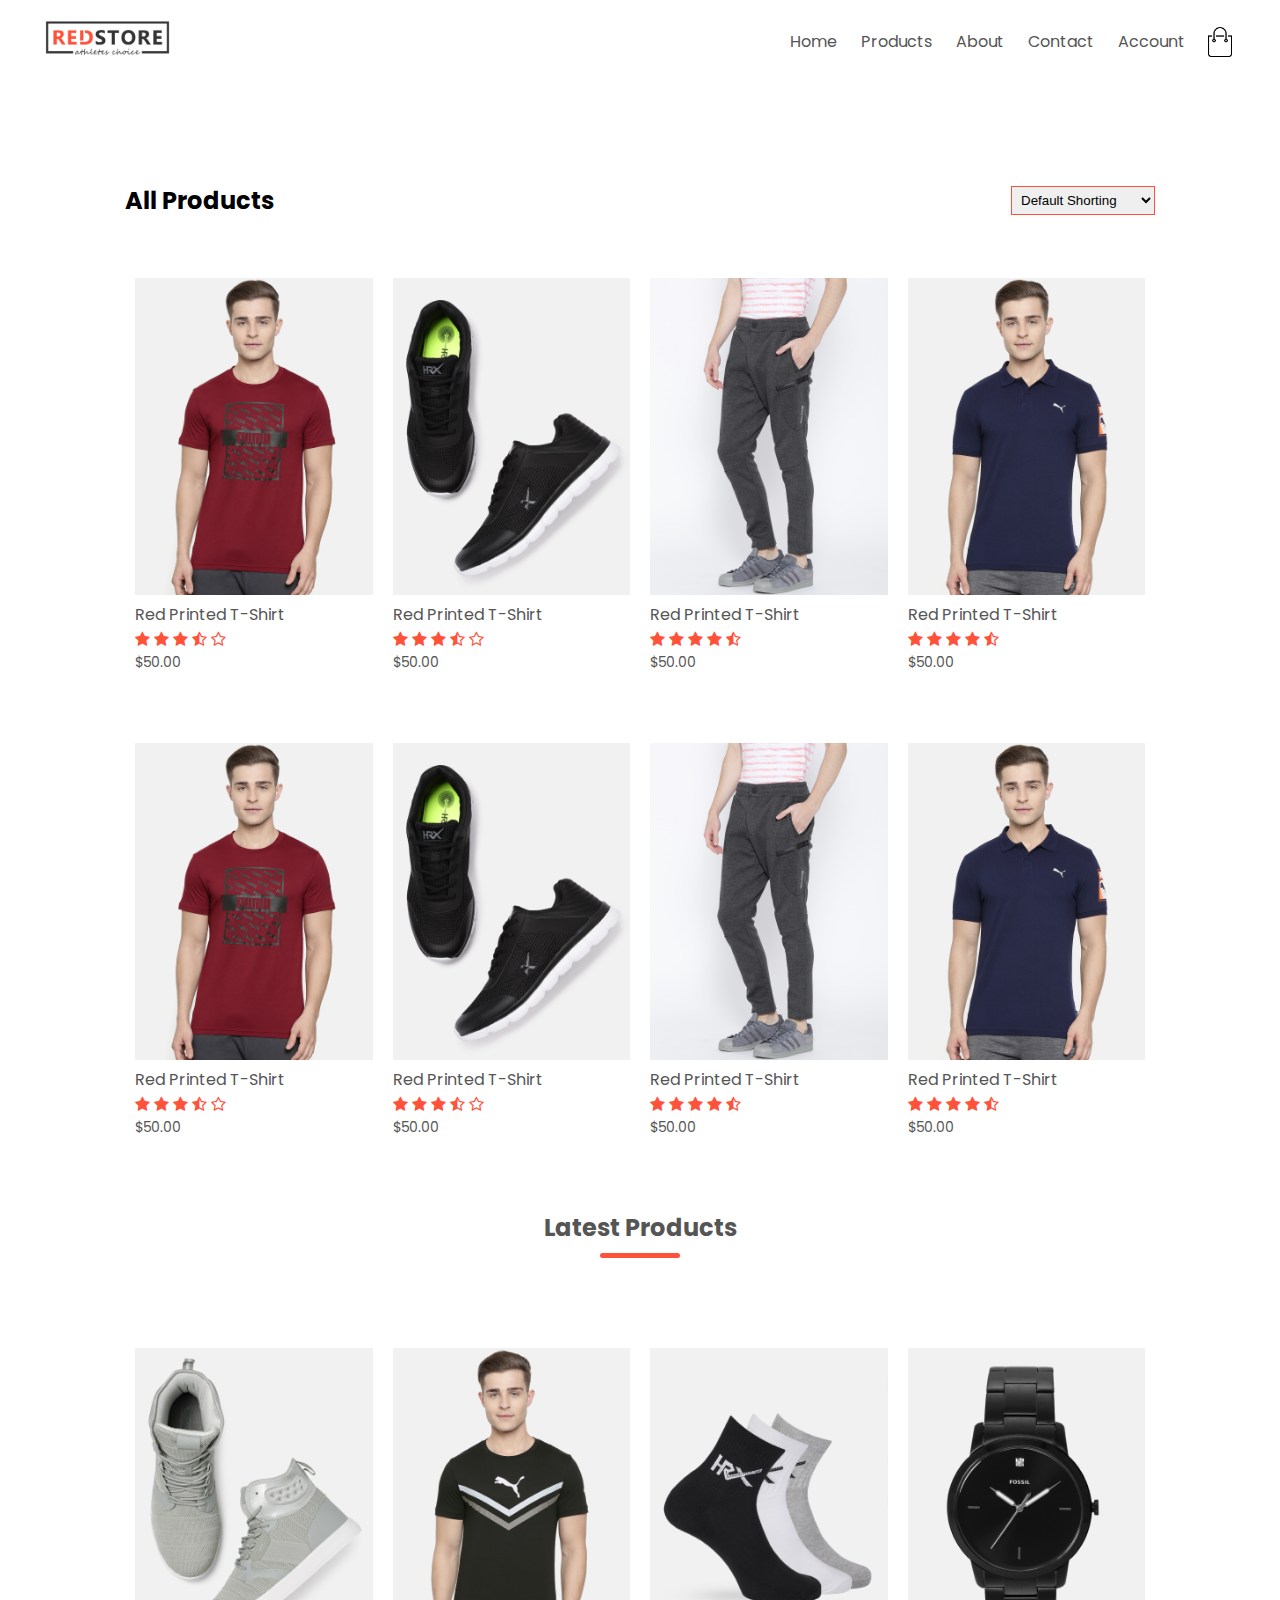
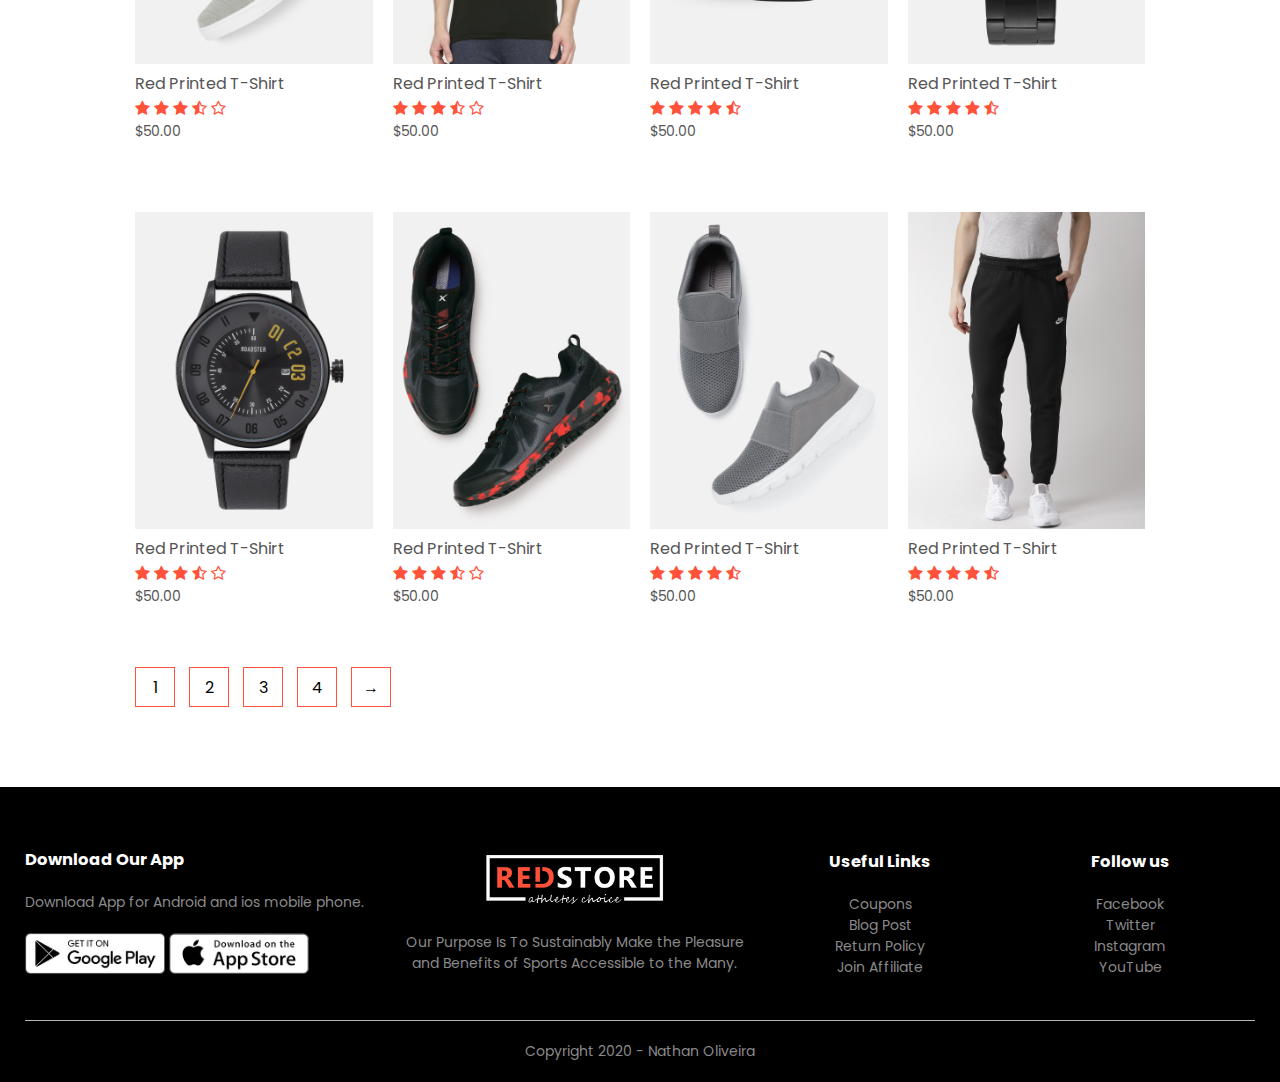
<file: Ecommerce3/template/products.html>
<!DOCTYPE html>
<html lang="en">
  <head>
    <meta charset="UTF-8">
    <meta name="viewport" content="width=device-width, initial-scale=1.0">
    <title>All Products -  RedStore | Ecommerce Website Desing</title>

    <link rel="stylesheet" href="./style.css">

    <link href="https://fonts.googleapis.com/css2?family=Poppins:wght@300;400;500;600;700&display=swap" rel="stylesheet">

    <link rel="stylesheet" href="https://stackpath.bootstrapcdn.com/font-awesome/4.7.0/css/font-awesome.min.css">

  </head>
  <body>
    <div class="container">
      <div class="navbar">
        <div class="logo">
          <img src="./images/logo.png" width="125px" />
        </div>
        <nav>
          <ul id="MenuItems">
            <li><a href="">Home</a></li>
            <li><a href="">Products</a></li>
            <li><a href="">About</a></li>
            <li><a href="">Contact</a></li>
            <li><a href="">Account</a></li>
          </ul>
        </nav>
        <img src="./images/cart.png" width="30px" height="30px" />
        <img src="./images/menu.png" class="menu-icon" onclick="menuToggle()" />
      </div>
    </div>

    <div class="small-container">
      <div class="row row-2">
        <h2>All Products</h2>
        <select>
          <option>Default Shorting</option>
          <option>Short by price</option>
          <option>Short by popularity</option>
          <option>Short by rating</option>
          <option>Short by sale</option>
        </select>
      </div>
      <div class="row">
        <div class="col-4">
          <img src="./images/product-1.jpg" />
          <h4>Red Printed T-Shirt</h4>
          <div class="rating">
            <i class="fa fa-star"></i>
            <i class="fa fa-star"></i>
            <i class="fa fa-star"></i>
            <i class="fa fa-star-half-o"></i>
            <i class="fa fa-star-o"></i>
          </div>
          <p>$50.00</p>
        </div>
        <div class="col-4">
          <img src="./images/product-2.jpg" />
          <h4>Red Printed T-Shirt</h4>
          <div class="rating">
            <i class="fa fa-star"></i>
            <i class="fa fa-star"></i>
            <i class="fa fa-star"></i>
            <i class="fa fa-star-half-o"></i>
            <i class="fa fa-star-o"></i>
          </div>
          <p>$50.00</p>
        </div>
        <div class="col-4">
          <img src="./images/product-3.jpg" />
          <h4>Red Printed T-Shirt</h4>
          <div class="rating">
            <i class="fa fa-star"></i>
            <i class="fa fa-star"></i>
            <i class="fa fa-star"></i>
            <i class="fa fa-star"></i>
            <i class="fa fa-star-half-o"></i>
          </div>
          <p>$50.00</p>
        </div>
        <div class="col-4">
          <img src="./images/product-4.jpg" />
          <h4>Red Printed T-Shirt</h4>
          <div class="rating">
            <i class="fa fa-star"></i>
            <i class="fa fa-star"></i>
            <i class="fa fa-star"></i>
            <i class="fa fa-star"></i>
            <i class="fa fa-star-half-o"></i>
          </div>
          <p>$50.00</p>
        </div>
      </div>
      <div class="row">
        <div class="col-4">
          <img src="./images/product-1.jpg" />
          <h4>Red Printed T-Shirt</h4>
          <div class="rating">
            <i class="fa fa-star"></i>
            <i class="fa fa-star"></i>
            <i class="fa fa-star"></i>
            <i class="fa fa-star-half-o"></i>
            <i class="fa fa-star-o"></i>
          </div>
          <p>$50.00</p>
        </div>
        <div class="col-4">
          <img src="./images/product-2.jpg" />
          <h4>Red Printed T-Shirt</h4>
          <div class="rating">
            <i class="fa fa-star"></i>
            <i class="fa fa-star"></i>
            <i class="fa fa-star"></i>
            <i class="fa fa-star-half-o"></i>
            <i class="fa fa-star-o"></i>
          </div>
          <p>$50.00</p>
        </div>
        <div class="col-4">
          <img src="./images/product-3.jpg" />
          <h4>Red Printed T-Shirt</h4>
          <div class="rating">
            <i class="fa fa-star"></i>
            <i class="fa fa-star"></i>
            <i class="fa fa-star"></i>
            <i class="fa fa-star"></i>
            <i class="fa fa-star-half-o"></i>
          </div>
          <p>$50.00</p>
        </div>
        <div class="col-4">
          <img src="./images/product-4.jpg" />
          <h4>Red Printed T-Shirt</h4>
          <div class="rating">
            <i class="fa fa-star"></i>
            <i class="fa fa-star"></i>
            <i class="fa fa-star"></i>
            <i class="fa fa-star"></i>
            <i class="fa fa-star-half-o"></i>
          </div>
          <p>$50.00</p>
        </div>
      </div>

      <h2 class="title">Latest Products</h2>
      <div class="row">
        <div class="col-4">
          <img src="./images/product-5.jpg" />
          <h4>Red Printed T-Shirt</h4>
          <div class="rating">
            <i class="fa fa-star"></i>
            <i class="fa fa-star"></i>
            <i class="fa fa-star"></i>
            <i class="fa fa-star-half-o"></i>
            <i class="fa fa-star-o"></i>
          </div>
          <p>$50.00</p>
        </div>
        <div class="col-4">
          <img src="./images/product-6.jpg" />
          <h4>Red Printed T-Shirt</h4>
          <div class="rating">
            <i class="fa fa-star"></i>
            <i class="fa fa-star"></i>
            <i class="fa fa-star"></i>
            <i class="fa fa-star-half-o"></i>
            <i class="fa fa-star-o"></i>
          </div>
          <p>$50.00</p>
        </div>
        <div class="col-4">
          <img src="./images/product-7.jpg" />
          <h4>Red Printed T-Shirt</h4>
          <div class="rating">
            <i class="fa fa-star"></i>
            <i class="fa fa-star"></i>
            <i class="fa fa-star"></i>
            <i class="fa fa-star"></i>
            <i class="fa fa-star-half-o"></i>
          </div>
          <p>$50.00</p>
        </div>
        <div class="col-4">
          <img src="./images/product-8.jpg" />
          <h4>Red Printed T-Shirt</h4>
          <div class="rating">
            <i class="fa fa-star"></i>
            <i class="fa fa-star"></i>
            <i class="fa fa-star"></i>
            <i class="fa fa-star"></i>
            <i class="fa fa-star-half-o"></i>
          </div>
          <p>$50.00</p>
        </div>
      </div>
      <div class="row">
        <div class="col-4">
          <img src="./images/product-9.jpg" />
          <h4>Red Printed T-Shirt</h4>
          <div class="rating">
            <i class="fa fa-star"></i>
            <i class="fa fa-star"></i>
            <i class="fa fa-star"></i>
            <i class="fa fa-star-half-o"></i>
            <i class="fa fa-star-o"></i>
          </div>
          <p>$50.00</p>
        </div>
        <div class="col-4">
          <img src="./images/product-10.jpg" />
          <h4>Red Printed T-Shirt</h4>
          <div class="rating">
            <i class="fa fa-star"></i>
            <i class="fa fa-star"></i>
            <i class="fa fa-star"></i>
            <i class="fa fa-star-half-o"></i>
            <i class="fa fa-star-o"></i>
          </div>
          <p>$50.00</p>
        </div>
        <div class="col-4">
          <img src="./images/product-11.jpg" />
          <h4>Red Printed T-Shirt</h4>
          <div class="rating">
            <i class="fa fa-star"></i>
            <i class="fa fa-star"></i>
            <i class="fa fa-star"></i>
            <i class="fa fa-star"></i>
            <i class="fa fa-star-half-o"></i>
          </div>
          <p>$50.00</p>
        </div>
        <div class="col-4">
          <img src="./images/product-12.jpg" />
          <h4>Red Printed T-Shirt</h4>
          <div class="rating">
            <i class="fa fa-star"></i>
            <i class="fa fa-star"></i>
            <i class="fa fa-star"></i>
            <i class="fa fa-star"></i>
            <i class="fa fa-star-half-o"></i>
          </div>
          <p>$50.00</p>
        </div>
      </div>

      <div class="page-btn">
        <span>1</span>
        <span>2</span>
        <span>3</span>
        <span>4</span>
        <span>&#8594;</span>
      </div>
    </div>

<!-- footer -->
    <footer>
      <div class="container">
        <div class="row">
          <div class="footer-col-1">
            <h3>Download Our App</h3>
            <p>Download App for Android and ios mobile phone.</p>
            <div class="app-logo">
              <img src="./images/play-store.png" />
              <img src="./images/app-store.png" />
            </div>
          </div>
          <div class="footer-col-2">
            <img src="./images/logo-white.png" />
            <p>Our Purpose Is To Sustainably Make the Pleasure and Benefits of Sports Accessible to the Many.</p>
          </div>
          <div class="footer-col-3">
            <h3>Useful Links</h3>
            <ul>
              <li>Coupons</li>
              <li>Blog Post</li>
              <li>Return Policy</li>
              <li>Join Affiliate</li>
            </ul>
          </div>
          <div class="footer-col-4">
            <h3>Follow us</h3>
            <ul>
              <li>Facebook</li>
              <li>Twitter</li>
              <li>Instagram</li>
              <li>YouTube</li>
            </ul>
          </div>
        </div>
        <hr />
        <p class="copyright">Copyright 2020 - Nathan Oliveira</p>
      </div>
    </footer>
    <!-- js for toggle menu -->
    <script>
      let MenuItems = document.getElementById('MenuItems');
      MenuItems.style.maxHeight = "0px";
      function menuToggle() {
        if(MenuItems.style.maxHeight == "0px") {
          MenuItems.style.maxHeight = "200px";
        } else {
          MenuItems.style.maxHeight = "0px";
        }
      }
    </script>
  </body>
</html>
</file>
<file: Brafe_V2_Grid/css/grid.css>
.container {
  max-width: 960px;
  margin: 0 auto;
}

.container::after, .container::before {
  content: '';
  display: table;
  clear: both;
}

.grid-1, .grid-2, .grid-3, .grid-4, .grid-5, .grid-6, .grid-7, .grid-8, .grid-9, .grid-10, .grid-11, .grid-12 {
  margin-left: 10px;
  margin-right: 10px;
  float: left;
  display: block;
  min-height: 1px;
}

/* 
 100/12 = 8.333%
 100/12 * 3 = 25%
*/

.grid-1 {
  width: calc(8.333% - 20px);
}
.grid-2 {
  width: calc(16.666% - 20px);
}
.grid-3 {
  width: calc(25% - 20px);
}
.grid-4 {
  width: calc(33.333% - 20px);
}
.grid-5 {
  width: calc(41.666% - 20px);
}
.grid-6 {
  width: calc(50% - 20px);
}
.grid-7 {
  width: calc(58.333% - 20px);
}
.grid-8 {
  width: calc(66.666% - 20px);
}
.grid-9 {
  width: calc(75% - 20px);
}
.grid-10 {
  width: calc(83.333% - 20px);
}
.grid-11 {
  width: calc(91.666% - 20px);
}
.grid-12 {
  width: calc(100% - 20px);
}

@media (max-width: 739px) {
  .container {
    max-width: 300px;
  }
  .grid-1, .grid-2, .grid-3, .grid-4, .grid-5, .grid-6, .grid-7, .grid-8, .grid-9, .grid-10, .grid-11, .grid-12 {
    width: 100%;
    margin-left: 0px;
    margin-right: 0px;
    float: none;
  }
}
</file>
<file: Ecommerce3/template/style.css>
* {
  margin: 0;
  padding: 0;
  box-sizing: border-box;
}

body {
  font-family: 'Poppins', sans-serif;
}

/* Header */
.navbar {
  display: flex;
  align-items: center;
  padding: 20px;
}

nav {
  flex: 1;
  text-align: right;
}

nav ul {
  display: inline-block;
  list-style-type: none;
}

nav ul li {
  display: inline-block;
  margin-right: 20px;
}

a {
  text-decoration: none;
  color: #555;
}

p {
  color: #555;
}

.container {
  max-width: 1300px;
  margin: auto;
  padding-left: 25px;
  padding-right: 25px;
}

.row {
  display: flex;
  align-items: center;
  flex-wrap: wrap;
  justify-content: space-around;
}

.col-2 {
  flex-basis: 50%;
  min-width: 300px;
}

.col-2 img {
  max-width: 100%;
  padding: 50px 0;
}

.col-2 h1 {
  font-size: 50px;
  line-height: 60px;
  margin: 25px 0;
}

.btn {
  display: inline-block;
  background: #ff523b;
  color: #fff;
  padding: 8px 30px;
  margin: 30px 0;
  border-radius: 30px;
  transition: background 0.5s;
}
.btn:hover {
  background: #563434;
}
header {
  background: radial-gradient(#fff, #ffd6d6);
}

header .row {
  margin-top: 70px;
}

.menu-icon {
  width: 28px;
  margin-left: 20px;
  display: none;
}

/* featured categories */
.categories {
  margin: 70px 0;
}

.col-3 {
  flex-basis: 30%;
  min-width: 250px;
  margin-bottom: 30px;
}

.col-3 img {
  width: 100%;
  box-shadow: 0px 3px 2px 0px rgba(0,0,0,.2);
}

.small-container {
  max-width: 1080px;
  margin: auto;
  padding-left: 25px;
  padding-right: 25px;
}

/* featured products */
.col-4 {
  flex-basis: 25%;
  padding: 10px;
  min-width: 200px;
  margin-bottom: 50px;
  transition: transform 0.5s;
}

.col-4 img {
  width: 100%;
}

.title {
  text-align: center;
  margin: 0 auto 80px;
  position: relative;
  line-height: 60px;
  color: #555;
}

.title::after {
  content: '';
  background: #ff523b;
  width: 80px;
  height: 5px;
  border-radius: 5px;
  position: absolute;
  bottom: 0;
  left: 50%;
  transform: translateX(-50%);
}

h4 {
  color: #555;
  font-weight: normal;
}

.col-4 p {
  font-size: 14px;
}

.rating .fa {
  color: #ff523b;
}

.col-4:hover {
  transform: translateY(-5px);
}



/* offer */
.offer {
  background: radial-gradient(#fff, #ffd6d6);
  margin-top: 80px;
  padding: 30px 0;
}

.col-2 .offer-img {
  padding: 50px;
}

small {
  color: #555;
}


/* testimonial */
.testimonial {
  padding-top: 100px;
}

.testimonial .col-3 {
  text-align: center;
  padding: 40px 20px;
  box-shadow: 0 0 20px 0px rgba(0, 0, 0, 0.1);
  cursor: pointer;
  transition: transform 0.5s;
}

.testimonial .col-3 img {
  width: 50px;
  margin-top: 20px;
  border-radius: 50%;
}

.testimonial .col-3:hover {
  transform: translateY(-10px);
}

.fa.fa-quote-left {
  font-size: 34px;
  color: #ff523b;
}

.col-3 p {
  font-size: 12px;
  margin: 12px 0;
  color: #777;
}

.testimonial .col-3 h3 {
  font-weight: 600;
  color: #555;
  font-size: 16px;
}


/* brands */
.brands {
  margin: 100px auto;
}

.col-5 {
  width: 160px;
}

.col-5 img {
  width: 100%;
  cursor: pointer;
  filter: grayscale(100%);
}

.col-5 img:hover {
  filter: grayscale(0);
}


/* footer */
footer {
  background: #000;
  color: #8a8a8a;
  font-size: 14px;
  padding: 60px 0 20px;
}

footer p {
  color: #8a8a8a;
}

footer h3 {
  color: #fff;
  margin-bottom: 20px;
}

.footer-col-1, .footer-col-2, .footer-col-3, .footer-col-4 {
  min-width: 250px;
  margin-bottom: 20px;
}

.footer-col-1 {
  flex-basis: 30%;
}

.footer-col-2 {
  flex: 1;
  text-align: center;
}

.footer-col-2  img {
  width: 180px;
  margin-bottom: 20px;
}

.footer-col-3, .footer-col-4 {
  flex-basis: 12%;
  text-align: center;
}

ul {
  list-style-type: none;
}

.app-logo {
  margin-top: 20px;
}

.app-logo img {
  width: 140px;
}

footer hr {
  border: none;
  background: #b5b5b5;
  height: 1px;
  margin: 20px 0;
}

.copyright {
  text-align: center;
}



/* media query for menu */
@media only screen and (max-width: 800px) {
  nav ul {
    position: absolute;
    top: 70px;
    left: 0;
    background: #333;
    width: 100%;
    overflow: hidden;
    transition: max-height 0.5s;
  }

  nav ul li {
    display: block;
    margin-right: 50px;
    margin-top: 10px;
    margin-bottom: 10px;
  }

  nav ul li a {
    color: #fff;
  }

  .menu-icon {
    display: block;
    cursor: pointer;
  }
}



/* All products page */
.row-2 {
  justify-content: space-between;
  margin: 100px auto 50px;
}

select {
  border: 1px solid #ff523b;
  padding: 5px;
}

select:focus {
  outline: none;
}

.page-btn {
  margin: 0 auto 80px;
}

.page-btn span {
  display: inline-block;
  border: 1px solid #ff523b;
  margin-left: 10px;
  width: 40px;
  height: 40px;
  text-align: center;
  line-height: 40px;
  cursor: pointer;
}

.page-btn span:hover {
  background: #ff523b;
  color: #fff;
}

/* single product details */
.single-product {
  margin-top: 80px;
}

.single-product .col-2 img {
  padding: 0;
}

.single-product .col-2 {
  padding: 20px;
}

.single-product h4 {
  margin: 20px 0;
  font-size: 22px;
  font-weight: bold;
}

.single-product select {
  display: block;
  padding: 10px;
  margin-top: 20px;
}

.single-product input {
  width: 50px;
  height: 40px;
  padding-left: 10px;
  font-size: 20px;
  margin-right: 10px;
  border: 1px solid #ff523b;
}
input:focus {
  outline: none;
}

.single-product .fa {
  color: #ff523b;
  margin-left: 10px;
}

.small-img-row {
  display: flex;
  justify-content: space-between;
}

.small-img-col {
  flex-basis: 24%;
  cursor: pointer;
}



/* cart items */
.cart-page {
  margin: 80px auto;
}
table {
  width: 100%;
  border-collapse: collapse;
}
.cart-info {
  display: flex;
  flex-wrap: wrap;
}

th {
  text-align: left;
  padding: 5px;
  color: #fff;
  background: #ff523b;
  font-weight: normal;
}

td {
  padding: 10px 5px;
}

td input {
  width: 40px;
  height: 30px;
  padding: 5px;
}

td a {
  color: #ff523b;
  font-size: 12px;
}

td img {
  width: 80px;
  height: 80px;
  margin-right: 10px;
}

.total-price {
  display: flex;
  justify-content: flex-end;
}

.total-price table {
  border-top: 3px solid #ff523b;
  width: 100%;
  max-width: 400px;
}

td:last-child {
  text-align: right;
}

th:last-child {
  text-align: right;
}

/* account page */
.account-page {
  padding: 50px 0;
  background: radial-gradient(#fff, #ffd6d6);
}

.form-container {
  background: #fff;
  width: 300px;
  height: 400px;
  position: relative;
  text-align: center;
  padding: 20px 0;
  margin: auto;
  box-shadow: 0 0 20px 0px rgba(0, 0, 0, 0.1);
  overflow: hidden;
}

/* Login / Register */
.form-container span {
  font-weight: bold;
  padding: 0 10px;
  color: #555;
  cursor: pointer;
  width: 100px;
  display: inline-block;
}

.form-btn {
  display: inline-block;
}

.form-container form {
  max-width: 300px;
  padding: 0 20px;
  position: absolute;
  top: 130px;
  transition: transform 1s;
}

form input {
  width: 100%;
  height: 30px;
  margin: 10px 0;
  padding: 0 10px;
  border: 1px solid #ccc;
}

form .btn {
  width: 100%;
  border: none;
  cursor: pointer;
  margin: 10px 0;
}

form .btn:focus {
  outline: none;
}

#loginForm {
  left: -300px;
}

#regForm {
  left: 0;
}

form a {
  font-size: 12px;
}

#indicator {
  width: 100px;
  border: none;
  background: #ff523b;
  height: 3px;
  margin-top: 8px;
  transform: translateX(100px);
  transition: transform 1s;
}


/* media query for less than 600 screen size */
@media only screen and (max-width: 600px)  {
  .row {
    text-align: center;
  }

  .col-2, .col-3, .col-4 {
    flex-basis: 100%;
  }
  .single-product .row {
    text-align: left;
  }
  .single-product .col-2 {
    padding: 20px 0;
  }

  .single-product h1 {
    font-size: 26px;
    line-height: 32px;
  }

  .cart-info p {
    display: none;
  }
}
</file>
<file: Tela de login/flex.css>
* {
  box-sizing: border-box;
}

html {
  width: 100%;
  height: 100%;
}

.flex {
	flex: 1;
}

.flex-wrap {
  width: 1100px;
  margin: 0 auto;
  display: flex;
  flex-wrap: wrap;
  justify-content: center;
}

.card {
  width: 250px;
  height: 300px;
  margin: 5px;
}

.card-color1 {
  background-color: teal;
}

.card-color2 {
  background-color: rgb(34, 0, 128);
}

.card-color3 {
  background-color: rgb(0, 128, 6);
}

.card-color4 {
  background-color: rgb(128, 0, 0);
}
</file>
<file: Tela de login/styles.css>
/* https://mycolor.space/gradient */

* {
  box-sizing: border-box;
}

html {
  background-image: linear-gradient(to right top, #d16ba5, #c777b9, #ba83ca, #aa8fd8, #9a9ae1, #8aa7ec, #79b3f4, #69bff8, #52cffe, #41dfff, #46eefa, #5ffbf1);

  width: 100vw;
  height: 100vh;
}

body {
  font-family: 'Alata', sans-serif;
}

.login {
  border: #fff 2px solid;
  width: 400px;
  height: 300px;
  padding: 30px;
  position: absolute;
  top: 50%;
  left: 50%;
  margin: -150px 0 0 -200px; /* top, right, bottom, left */
  border-radius: 10px;
}

.login h1 {
  color: #fff;
  text-align: center;
  letter-spacing: 5px;
  text-shadow: 3px -2px 8px rgba(150, 150, 150, 0.6);
}

input {
  width: 100%;
  font-size: 14px;
  background-color: rgba(0, 0, 0, 0.7);
  color: #fff;
  border: rgba(0, 0, 0, 0.3);
  padding: 10px;
  margin-bottom: 10px;
  border-radius: 4px;
  outline: none;
}

.btn {
  font-size: 15px;
  line-height: 1.5;
  padding: 6px 12px;
  border: 1px solid transparent;
  border-radius: 4px;
  outline: none;
  cursor: pointer;
}

.btn-default {
  color: #333;
}

.btn-primary {
  color: #fff;
  background-color:  #337ab7;
  border-color: #2e6da4;
}

.btn-primary:hover {
  background-color:  #276092;
  border-color: #204c74;
}
</file>
<file: Brafe_V1_Puro/css/style.css>
/* Reset */

body, h1, h2, h3, p, ul {
  padding: 0px;
  margin: 0px;
}

body {
  font-family: Georgia, serif;
  color: #252525;
}

* {
  box-sizing: border-box;
}

/* Menu */
.menu {
  background: #252525;
  padding: 20px 0;
}

.menu-container {
  max-width: 960px;
  margin: 0 auto; /* left and right */
}

.menu-container::after, .menu-container::before {
  content: '';
  display: table;
  clear: both;
}

a.menu-logo {
  display: block;
  float: left;
  margin-left: 10px;
}

.menu-nav {
  float: right;
  margin-right: 10px;
}

.menu-nav li {
  display: inline-block;
}

.menu-nav a {
  display: block;
  padding: 10px;
  text-decoration: none;
  color: white;
  font-size: 1.125em; /* 18px */
}

@media (max-width: 739px) {
  .menu {
    text-align: center;
  }

  a.menu-logo {
    float: none;
    margin: 0 auto;
  }

  .menu-nav {
    float: none;
    clear: both;
  }
}

/* 
Cálculo em

base=16
pixel=?

pixel/base = 18/16
*/

/* Intro */
.intro {
  background: url('../img/bg-intro.jpg') no-repeat center center;
  background-size: cover;
  padding: 150px 0; /* top and buttom */
  text-align: center;
  color: white;
}

.intro h1 {
  text-transform: uppercase;
  font-size: 3em;
}

.intro h1::after {
  content: '';
  display: block;
  width: 20px;
  height: 4px;
  background: white;
  margin: 10px auto;
}

.intro p {
  font-style: italic;
  font-size: 1.125em;
}

@media (max-width: 739px) {
  .intro {
    padding: 60px 0;
  }
}

/* Sobre */
.sobre {
  padding: 60px 0;
}

.sobre-container {
  max-width: 960px;
  margin: 0 auto; /* left and right */
}

.sobre-container::after, .sobre-container::before {
  content: '';
  display: table;
  clear: both;
}

.sobre h2 {
  text-align: center;
  font-size: 2.25em;
  margin-bottom: 60px;
}

.sobre-item {
  width: 460px;
  float: left;
  margin: 0 10px;
}

.sobre-item img {
  display: block;
  max-width: 100%;
}

.sobre-item h3 {
  font-size: 2.25em;
  line-height: 1em;
  background: #252525;
  width: 220px;
  color: #fff;
  font-style: italic;
  font-weight: normal;
  text-align: center;
  padding: 5px 0 10px 0;
  top: -25px;
  position: relative;
}

.sobre > p {
  font-size: 1.125em;
  line-height: 1.4em;
  font-style: italic;
  text-align: center;
  margin: 20px auto;
  max-width: 460px;
}

@media (min-width: 740px) and (max-width: 980px) {
  .sobre-container{
    max-width: 720px;
  }

  .sobre-item {
    width: 340px;
  } 
}

@media (max-width: 739px) {
  .sobre-container {
    max-width: 300px;
  }

  .sobre-item {
    width: 300px;
    margin: 0 auto;
  } 
}

/* Produtos */
.produtos {
  background: #e7e4d8;
  padding: 60px 0;
  border-top: 3px solid #d6d3c8;
  border-bottom: 3px solid #d6d3c8;
}

.produtos-container {
  max-width: 960px;
  margin: 0 auto;
}

.produtos-container::before, .produtos-container::after {
  content: '';
  display: table;
  clear: both;
}

.produtos-item {
  width: 300px;
  float: left;
  margin: 0 10px 20px 10px;
}

.produtos-item h2 {
  text-align: center;
  font-size: 2.25em;
  margin-bottom: 20px;
}

.produtos-item h2::before {
  content: '';
  display: block;
  width: 100px;
  height: 100px;
  background: currentColor;
  border-radius: 50%;
  margin: 20px auto;

  border: 5px solid #e7e4d8;
  box-shadow: 0 0 0 10px currentColor;
}

h2.produtos-paulista::before {
  color: #492901;
}

h2.produtos-carioca::before {
  color: #c17139;
}

h2.produtos-mineiro::before {
  color: #d7a54d;
}

.produtos-item p {
  font-size: 0.875em;
  line-height: 1.4em;
}

.produtos-btn {
  width: 180px;
  border: 3px solid;
  color: #252525;
  text-decoration: none;
  display: block;
  font-size: 1.125em;
  font-weight: bold;
  text-transform: uppercase;
  text-align: center;
  padding: 15px 0;
  margin: 20px auto 0 auto;
}

@media (min-width: 740px) and (max-width: 980px) {
  .produtos-container{
    max-width: 720px;
  }

  .produtos-item {
    width: 220px;
  } 
}

@media (max-width: 739px) {
  .produtos-container {
    max-width: 300px;
  }

  .produtos-item {
    margin: 0 auto 20px auto;
  }
}

/* Locais */
.locais {
  max-width: 960px;
  margin: 0 auto;
  padding: 20px 0;
}

.locais-item {
  clear: both;
  margin: 60px auto;
  /* overflow: hidden; */
}

.locais-item::after, .locais-item::before {
  display: table;
  content: '';
  clear: both;
}

.locais-item img {
  width: 460px;
  display: block;
  float: left;
  margin: 0 10px;
}

.locais-item > div {
  width: 460px;
  float: left;
  margin: 0 10px;
}

.locais-item h2 {
  font-size: 2.25em;
  margin-bottom: 20px;
}

.locais-item p {
  font-size: 1.125em;
  line-height: 1.4em;
  max-width: 320px;
  margin-bottom: 40px;
}

.locais-item a {
  font-size: 1.125em;
  text-transform: uppercase;
  text-decoration: none;
  border: 3px solid;
  color: #252525;
  padding: 10px 20px;
}

@media (min-width: 740px) and (max-width: 980px) {
  .locais {
    max-width: 720px;
  }

  .locais-item > div, .locais-item img {
    width: 340px;
  }
}

@media (max-width: 739px) {
  .locais {
    max-width: 300px;
  }

  .locais-item > div, .locais-item img {
    width: 300px;
    margin: 0px;
  }
}

/* Assine */
.assine {
  background: #e7e4d8;
  padding: 30px 0;
}

.assine-container {
  max-width: 960px;
  margin: 0 auto;
}

.assine-container::after, .assine-container::before {
  content: '';
  display: table;
  clear: both;
}

.assine-info {
  width: 460px;
  margin: 0 10px;
  float: left;
}

.assine-info h2 {
  font-size: 2.25em;
}

.assine-info p {
  font-size: 1.5em;
  font-style: italic;
}

.assine form {
  width: 460px;
  margin: 10px 10px 0 10px;
  float: left;
}

.assine form label {
  display: none;
}

.assine input {
  width: 320px;
  border: 3px solid #252525;
  background: none;
  font-size: 1.5em;
  font-style: italic;
  font-family: Georgia, serif;
  padding: 10px;
  float: left;
}

.assine button {
  background: #252525;
  border: none;
  font-family: Georgia, serif;
  text-transform: uppercase;
  font-size: 1.5em;
  width: 140px;
  padding: 13px 0;
  color: #fff;
  cursor: pointer;
}

@media (min-width: 740px) and (max-width: 980px) {
  .assine-container {
    max-width: 720px;
  }

  .assine-info, .assine form, .assine input {
    width: 340px;
  }
}

@media (max-width: 739px) {
  .assine-container {
    max-width: 300px;
  }

  .assine-info, .assine form, .assine input {
    width: 300px;
    margin: 10px 0 0 0;
  }
}

/* Footer*/
.footer {
  background: #d6d3c8;
  padding: 40px 0;
}

.footer-container {
  max-width: 960px;
  margin: 0 auto;
}

.footer-container::after, .footer-container::before {
  content: '';
  clear: both;
  display: table;
}

.footer p {
  float: left;
  margin: 0 10px;
  font-size: 1.125em;
  line-height: 1.4em;
}

.footer img {
  float: right;
  margin: 0 10px;
  display: block;
}

@media (max-width: 739px) {
  .footer-container {
    max-width: 300px;
  }
  .footer p {
    float: none;
    margin-top: 0px;
  }
  .footer img {
    float: none;
    margin-top: 20px 0;
  }
}
</file>
<file: Brafe_V2_Grid/css/style.css>
/* Reset */

body, h1, h2, h3, p, ul {
	padding: 0px;
	margin: 0px;
}

body {
	font-family: Georgia, serif;
	color: #252525;
}

* {
	box-sizing: border-box;
}

img {
	max-width: 100%;
	display: block;
}

/* Menu */
.menu {
	background: #252525;
	padding: 15px 0;
}

.menu-nav ul {
	float: right;
}

.menu-nav ul li {
	display: inline-block;
}

.menu-nav a {
	text-decoration: none;
	color: #fff;
	font-size: 1.125em;
	display: block;
	padding: 10px;
	margin-left: 10px;
}

.menu-nav a:hover {
	color: #e7e4d8;
}

@media (max-width: 739px) {
	.menu-nav ul {
		float: none;
	}

	.menu-nav ul li {
		margin-left: 0px;
		padding-left: 0px;
		padding-right: 8px;
	}

	.menu-nav a {
    padding: 0px;
		margin: 20px 0px 10px 0;
	}

	.menu-logo {
		text-align: center;
	}
	.menu-logo img {
		display: inline !important;
	}
}

/* Intro */
.intro {
	background: url('../img/bg-intro.jpg') no-repeat center center;
	background-size: cover;
	color: #fff;
	padding: 150px 0;
	text-align: center;
}

.intro h1 {
	text-transform: uppercase;
	font-size: 3em;
}

.intro h1::after {
	content: '';
	display: block;
	width: 20px;
	height: 4px;
	background: #fff;
	margin: 10px auto
}

.intro p {
	font-style: italic;
	font-size: 1.125em;
}

@media (max-width: 739px) {
	.intro {
		padding: 60px 0;
	}
}

/* Sobre */
.sobre {
	padding: 60px 0;
}
.sobre h2 {
	font-size: 2.25em;
	text-align: center;
	margin-bottom: 60px;
}

.sobre-item h3 {
	font-size: 2.25em;
	line-height: 1em;
	background: #252525;
	color: #fff;
	font-style: italic;
	font-weight: normal;
	text-align: center;
	position: relative;
	width: 220px;
	padding: 5px 0 10px 0;
	top: -25px;
}

.sobre > p {
	font-size: 1.125em;
	line-height: 1.4em;
	font-style: italic;
	max-width: 460px;
	margin: 20px auto;
	text-align: center;
}

/* Produtos */
.produtos {
	background: #e7e4d8;
	border-top: 3px solid #d6d3c8;
	border-bottom: 3px solid #d6d3c8;
	padding: 60px 0;
}

.produtos-item {
	margin-bottom: 40px;
}

.produtos-item h2 {
	font-size: 2.25em;
	text-align: center;
	margin-bottom: 20px;
}

.produtos-item h2::before {
	content: '';
	display: block;
	width: 100px;
	height: 100px;
	background: currentColor;
	border-radius: 50%;
	border: 5px solid #e7e4d8;
	box-shadow: 0 0 0 5px currentColor;
	margin: 20px auto;
}

h2.produtos-paulista::before {
	color: #492901;
}

h2.produtos-carioca::before {
	color: #c17139;
}

h2.produtos-mineiro::before {
	color: #d7a54d;
}

.produtos-item p {
	font-size: 0.875em;
	line-height: 1.4em;
}

.produtos-btn {
	border: 3px solid #252525;
	color: #252525;
	text-decoration: none;
	text-align: center;
	font-size: 1.125em;
	font-weight: bold;
	text-transform: uppercase;
	width: 180px;
	display: block;
	padding: 15px 0;
	margin: 0 auto;
}

/* Locais */
.locais {
	padding: 60px 0;
}

.locais-item {
	margin-bottom: 40px;
}

.locais-item h2 {
	font-size: 2.25em;
	margin-bottom: 20px;
}

.locais-item p {
	font-size: 1.125em;
	line-height: 1.4em;
	max-width: 320px;
	margin-bottom: 40px;
}

.locais-item a {
	font-size: 1.125em;
	text-transform: uppercase;
	text-decoration: none;
	border: 3px solid;
	color: #252525;
	padding: 10px 20px;
}

/* Assine */
.assine {
	background: #e7e4d8;
	padding: 30px 0;
}

.assine-info h2 {
	font-size: 2.25em;
}

.assine-info p {
	font-size: 1.5em;
	font-style: italic;
}

.assine form label {
	display: none;
}

.assine input {
	border: 3px solid #252525;
	background: none;
	font-size: 1.5em;
	font-style: italic;
	font-family: Georgia, serif;
	width: calc(100% - 140px);
	padding: 10px;
	float: left;
}

.assine button {
	background: #252525;
	border: none;
	font-family: Georgia, serif;
	text-transform: uppercase;
	font-size: 1.5em;
	color: #fff;
	cursor: pointer;
	width: 140px;
	padding: 13px 0;
	float: left;
}

/*Footer*/
.footer {
	background: #d6d3c8;
	padding: 40px 0;
}

.footer img {
	float: right;
}

.footer p {
	font-size: 1.125em;
	line-height: 1.4em;
}

@media (max-width: 739px) {
	.footer img {
		float: none;
		margin-top: 20px;
	}
}
</file>
<file: Brafe_V3_FlexBox/css/style.css>
/* Reset */

body, h1, h2, h3, p, ul {
	padding: 0px;
	margin: 0px;
}

body {
	font-family: Georgia, serif;
	color: #252525;
}

* {
	box-sizing: border-box;
}

.container {
	display: flex;
	max-width: 960px;
	margin: 0 auto;
}

@media (max-width: 739px) {
	.container {
		flex-direction: column;
		max-width: 300px;
	}
}

/* Menu */
.menu {
	background: #252525;
	padding: 15px 0;
}

.menu-nav a {
	text-decoration: none;
	color: #fff;
	font-size: 1.125em;
}

.menu-logo {
	margin: 0 10px;
}

.menu-nav {
	flex: 1;
	margin: 0 10px;
	align-self: center;
}

.menu-nav ul {
	float: right;
	display: flex;
	list-style: none;
}

.menu-nav ul li a {
	padding: 10px;
}

@media (max-width: 739px) {
	.menu-nav {
		margin: 0px;
	}
	.menu-logo {
		margin: 0px 0px 10px 0px;
		text-align: center;
	}
	.menu-nav ul li a {
		padding-left: 0px;
	}
}

/* Intro */
.intro {
	background: url('../img/bg-intro.jpg') no-repeat center center;
	background-size: cover;
	color: #fff;
	padding: 150px 0;
	text-align: center;
}

.intro h1 {
	text-transform: uppercase;
	font-size: 3em;
}

.intro h1::after {
	content: '';
	display: block;
	width: 20px;
	height: 4px;
	background: #fff;
	margin: 10px auto;
}

.intro p {
	font-style: italic;
	font-size: 1.125em;
}

@media (max-width: 739px) {
	.intro {
		padding: 60px 0;
	}
}

/* Sobre */
.sobre {
	padding: 60px 0;
}

.sobre h2 {
	font-size: 2.25em;
	text-align: center;
	margin-bottom: 60px;
}

.sobre-item {
	flex: 1;
	margin: 0 10px;
}

.sobre-item img {
	display: block;
	max-width: 100%;
}

.sobre-item h3 {
	font-size: 2.25em;
	line-height: 1em;
	background: #252525;
	color: #fff;
	font-style: italic;
	font-weight: normal;
	text-align: center;
	position: relative;
	width: 220px;
	padding: 5px 0 10px 0;
	top: -25px;
}

.sobre > p {
	font-size: 1.125em;
	line-height: 1.4em;
	font-style: italic;
	margin: 20px auto;
	max-width: 460px;
}

@media (max-width: 739px) {
	.sobre-item {
		margin-left: 0px;
		margin-right: 0px;
	} 

	.sobre > p {
		max-width: 300px;
	}
}

/* Produtos */
.produtos {
	background: #e7e4d8;
	border-top: 3px solid #d6d3c8;
	border-bottom: 3px solid #d6d3c8;
	padding: 60px 0;
}

.produtos-item {
	margin: 0 10px;
	flex: 1;
	margin: 0 10px 20px 10px;
}

.produtos-item h2 {
	font-size: 2.25em;
	text-align: center;
	margin-bottom: 20px;
}

.produtos-item h2::before {
	content: '';
	display: block;
	width: 100px;
	height: 100px;
	background: currentColor;
	border-radius: 50%;
	border: 5px solid #e7e4d8;
	box-shadow: 0 0 0 5px currentColor;
	margin: 20px auto;
}

h2.produtos-paulista::before {
	color: #492901;
}

h2.produtos-carioca::before {
	color: #c17139;
}

h2.produtos-mineiro::before {
	color: #d7a54d;
}

.produtos-item p {
	font-size: 0.875em;
	line-height: 1.4em;
}

.produtos-btn {
	border: 3px solid #252525;
	color: #252525;
	text-decoration: none;
	text-align: center;
	font-size: 1.125em;
	font-weight: bold;
	text-transform: uppercase;
	display: block;
	width: 180px;
	padding: 15px 0;
	margin: 20px auto 0 auto;
}

@media (max-width: 739px) {
	.produtos-item {
		margin-left: 0px;
		margin-right: 0px;
	} 
}

/* Locais */
.locais {
	padding: 60px 0;
}

.locais-item {
	margin-bottom: 40px;
}

.locais-img, .locais-info {
	flex: 1;
	margin: 0 10px;
}

.locais-img img {
	display: block;
	max-width: 100%;
}

.locais-item h2 {
	font-size: 2.25em;
	margin-bottom: 20px;
}

.locais-item p {
	font-size: 1.125em;
	line-height: 1.4em;
	max-width: 320px;
	margin-bottom: 40px;
}

.locais-item a {
	font-size: 1.125em;
	text-transform: uppercase;
	text-decoration: none;
	border: 3px solid;
	color: #252525;
	padding: 10px 20px;
}

@media (max-width: 739px) {
	.locais-img, .locais-info {
		margin-left: 0px;
		margin-right: 0px;
	} 
}

/* Assine */
.assine {
	background: #e7e4d8;
	padding: 30px 0;
}

.assine-info {
	flex: 1;
	margin: 0 10px;
}

.assine-info h2 {
	font-size: 2.25em;
}

.assine-info p {
	font-size: 1.5em;
	font-style: italic;
}

.assine form {
	flex: 1;
	margin: 0 10px;
	display: flex;
	flex-wrap: wrap;
	align-content: flex-start;
}

.assine form label {
	display: none;
}

.assine input {
	flex: 1;
	align-self: flex-start;
	padding: 10px;
	border: 3px solid #252525;
	background: none;
	font-size: 1.5em;
	font-style: italic;
	font-family: Georgia, serif;
}

.assine button {
	flex: 1;
	align-self: flex-start;
	padding: 13px;
	background: #252525;
	border: none;
	font-family: Georgia, serif;
	text-transform: uppercase;
	font-size: 1.5em;
	color: #fff;
	cursor: pointer;
}

@media (max-width: 739px) {
	.assine-info {
		margin: 0 0 20px 0;
	}

	.assine form {
		margin: 0px;
	}
}

/*Footer*/
.footer {
	background: #d6d3c8;
	padding: 40px 0;
}

.footer p {
	font-size: 1.125em;
	line-height: 1.4em;
	margin: 0 10px;
	flex: 1;
}

.footer-img {
	margin: 0 10px;
}


@media (max-width: 739px) {
	.footer-img, .footer p {
		margin: 10px 0px;
	} 
}
</file>
<file: FlexBlog/css/styles.css>
/* Reset */
body, h1, h2, p, ul, li, a {
  margin: 0px;
  padding: 0px;
}

body {
  font-family: 'Nunito', Helvetica, Arial, sans-serif;
  color: #222222;
}

ul {
  list-style: none;
}

a {
  text-decoration: none;
}

img {
  display: block;
  max-width: 100%;
}

* {
  box-sizing: border-box;
}

/* superinfo */
.superinfo-bg {
  background: #122ab2;
  color: white;
}

.superinfo {
  max-width: 960px;
  margin: 0 auto;
  display: flex;
  justify-content: space-between;
  flex-wrap: wrap;
  padding-top: 10px;
}

.superinfo p, .superinfo a{
  margin: 0 10px 10px 10px;
}

.superinfo a {
  color: white;
}

/* menu */
.menu-bg {
  background: #2c70ff;
}

.menu {
  max-width: 960px;
  margin: 0 auto;
  padding: 15px 0;
  display: flex;
  flex-wrap: wrap;
  justify-content: space-between;
  align-items: center;
}

.menu a {
  color: white;
}

.menu-logo a {
  font-size: 2.25em;
  font-weight: bold;
  margin: 0 10px;
}

.menu-nav ul {
  display: flex;
  flex-wrap: wrap;
}

.menu-nav a {
  font-size: 1.25em;
  display: block;
  padding: 10px;
}

.menu-nav a:hover {
  color: #122ab2;
}

/* introdução */
.introducao {
  font-size: 3em;
  line-height: 1;
  max-width: 960px;
  margin: 0 auto;
  padding: 60px 10px;
}

/* sobre */
.sobre {
  border-top: 2px solid #2c70ff;
  border-bottom: 2px solid #2c70ff;
  max-width: 960px;
  margin: 0 auto;
  padding: 60px 0;
  display: flex;
  flex-wrap: wrap;
}

.sobre-info {
  flex: 2 1 300px;
  margin: 0 10px;
}

.sobre-info h1 {
  font-size: 3em;
  margin-bottom: .5em;
}

.sobre-info p {
  font-size: 1.2em;
  line-height: 1.4;
  margin-bottom: 1em;
  color: #7c7c7c;
}

.sobre-img {
  flex: 1 1 160px;
  margin: 0 10px;
}

/* produtos */
.produtos {
  max-width: 960px;
  margin: 60px auto;
}

.produtos h1 {
  font-size: 3em;
  margin: 0 10px 60px 10px;
}

.produtos-container {
  display: flex;
  flex-wrap: wrap;
  align-items: flex-end;
}

.produtos-item {
  flex: 1 1 175px;
  margin: 10px;
}

.produtos-item h2 {
  font-size: 3em;
  color: #a4a4a4;
  background: #f7f7f7;
  padding: 60px 20px;
}

.purple {
  border-top: 8px solid #ae81ff;
}

.pink {
  border-top: 8px solid #f9265e;
}

.blue {
  border-top: 8px solid #66d9ed;
}

/* preco */
.preco {
  background: #f7f7f7;
  padding: 60px;
  display: flex;
  flex-wrap: wrap;
  align-items: flex-end;
}

.preco-item {
  flex: 1 1 260px;
  border: 4px solid white;
  padding: 20px;
  margin: 10px;
  /*min-width: 260px;*/
}

.preco-item h2 {
  font-size: 3em;
  color: #a4a4a4;
  text-align: center;
  margin-top: 20px;
}

.preco-item span {
  max-width: 300px;
  margin: 20px auto;
  display: block;
  font-size: 3em;
  text-align: center;
  font-weight: bold;
  padding: 10px 0 5px 0;
  border-top: 4px solid white;
  border-bottom: 4px solid white;
}

.preco-item sup {
  font-size: 1.5rem;
}

.preco-item ul {
  max-width: 300px;
  margin: 20px auto;
  font-size: 1.25em;
  font-style: italic;
  color: #7c7c7c;
}

.preco-item li {
  display: flex;
  justify-content: space-between;
  align-items: center;
  margin-bottom: 15px;
}

.preco-item li::after {
  content: '';
  display: block;
  width: 6px;
  height: 6px;
  background: #2c70ff;
  border-radius: 50%;
}

.preco-item a {
  max-width: 300px;
  display: block;
  margin: 20px auto;
  border: 4px solid;
  color: #222222;
  text-transform: uppercase;
  font-weight: bold;
  font-size: 2.25em;
  padding: 15px 0;
  text-align: center;
}

@media (max-width: 800px) {
  .preco {
    padding-left: 10px;
    padding-right: 10px;
  }

  .preco  .preco-item:nth-child(3) {
    order: -2;
  }
  .preco  .preco-item:nth-child(2) {
    order: -1;
  }
}

/* qualidade */
.qualidade {
  max-width: 960px;
  margin: 60px auto;
  display: flex;
  flex-wrap: wrap;
}

.qualidade-item {
  flex: 1 1 300px; /* calc(33.333% -20px) */
  margin: 20px 10px;
}

.qualidade-item h2 {
  font-size: 2.25em;
  color: #a4a4a4;
  margin-bottom: 20px;
}

.qualidade-item h2::before {
  content: '';
  display: inline-block;
  width: 8px;
  height: 30px;
  margin-right: 10px;
}

.qualidade-item:nth-of-type(3n+1) h2::before {
  background: #ae81ff;
}

.qualidade-item:nth-of-type(3n+2) h2::before {
  background: #f9265e;
}

.qualidade-item:nth-of-type(3n+3) h2::before {
  background: #66d9eb;
}

.qualidade-item p {
  font-size: 1.25em;
  line-height: 1.4;
  color: #7c7c7c;
}

/* newsletter */
.newsletter {
  background: #f7f7f7;
  padding: 60px calc((100% - 960px) / 2);
  display: flex;
  flex-wrap: wrap;
}

.newsletter-info {
  flex: 1 1 260px;
  margin: 0 10px;
}

.newsletter-info h1 {
  font-size: 3em;
  color: #a4a4a4;
}

.newsletter-info p {
  font-size: 1.25em;
  font-style: italic;
  max-width: 230px;
  color: #7c7c7c;
  margin-bottom: 10px;
}

.newsletter-form {
  flex: 2 1 260px;
  margin: 0 10px;
  align-self: center;
  display: flex;
  flex-wrap: wrap;
}

.newsletter-form input {
  flex: 3 1 200px;
  font-size: 1.25em;
  color: #7c7c7c;
  font-style: italic;
  font-family: 'Nunito', Helvetica, Arial, sans-serif;
  border: 4px solid #2c70ff;
  background: transparent;
  padding: 15px 10px;
  margin: 0px;
  border-radius: 0px;
}

.newsletter-form button {
  flex: 1 1 200px;
  font-family: 'Nunito', Helvetica, Arial, sans-serif;
  font-size: 2.25em;
  font-weight: bold;
  text-transform: uppercase;
  background: #2c70ff;
  color: white;
  margin: 0px;
  cursor: pointer;
  border: 0px;
  padding: 15px 10px;
}

@media (max-width: 600px) {
  .newsletter-form button {
    font-size: 1.5em;
  }
}

/* footer */
.footer {
  height: 200px;
  display: flex;
  background: #2c70ff;
  align-items: center;
}

.footer p {
  flex: 1;
  text-align: center;
  font-size: 2.25em;
  color: #122ab2;
}
</file>
<file: GRID/style.css>
/* Reset */
body,
h1,
h2,
h3,
p,
ul {
  padding: 0px;
  margin: 0px;
}

body {
  font-family: Georgia, serif;
  color: #252525;
  min-height: 100vh;
  flex-direction: column;
}

* {
  box-sizing: border-box;
}

img {
  max-width: 100%;
  display: block;
}

/* Grid */
.grid {
  display: grid;
}

.logo {
  grid-area: logo;
}

.grid-template-areas-4 {
  grid-template-columns: 20% 80%;
  grid-template-rows: 50px 740px 50px;
  grid-template-areas:
    "logo nav"
    "sidenav content"
    "sidenav footer";
}

/* Grid Item */
.item {
  text-align: center;
  font-size: 1.5em;
}

.grid {
  max-width: 100%;
  margin: 0 auto;
}

.logo {
  background: rgb(131, 219, 128);
  grid-area: logo;
}

.nav {
  background: rgb(114, 161, 223);
  grid-area: nav;
}

.content {
  background: rgb(116, 114, 223);
  grid-area: content;
}

.sidenav {
  background: rgb(223, 114, 114);
  grid-area: sidenav;
}

.footer {
  background: rgb(221, 223, 114);
  grid-area: footer;
}

h1 {
  text-align: center;
  font-size: 1.25em;
  font-weight: normal;
}

@media screen and (max-width: 770px) {

  .grid-template-areas-4 {
    grid-template-columns: 20% 80%;
    grid-template-rows: 50px 50px 740px 50px;
    grid-template-areas:
      "logo nav"
      "sidenav sidenav"
      "content content"
      "footer footer";
  }
}
</file>
